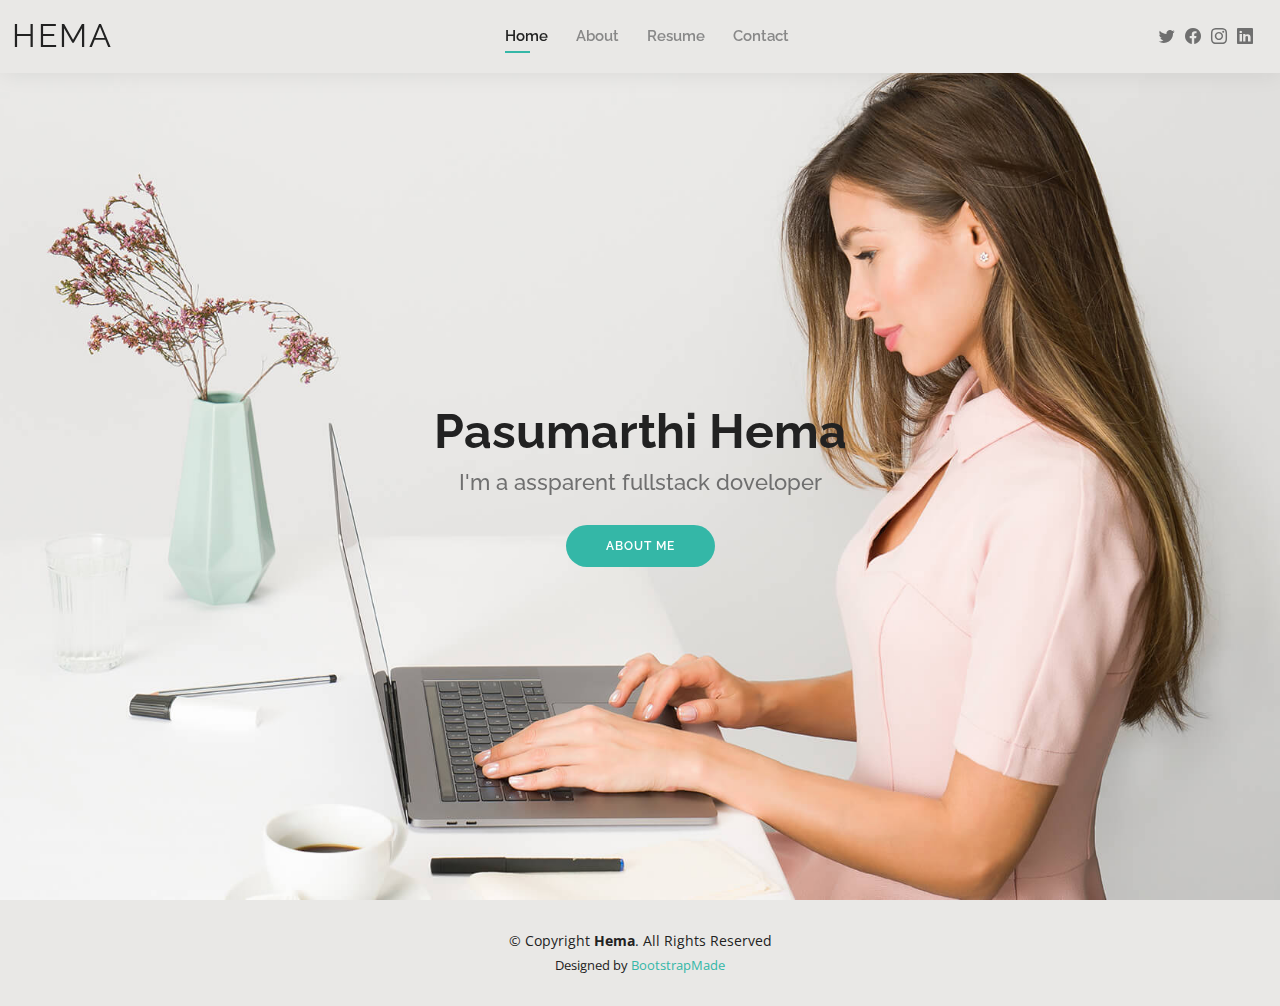
<file: Hema_portfolio/index.html>
<!DOCTYPE html>
<html lang="en">

<head>
  <meta charset="utf-8">
  <meta content="width=device-width, initial-scale=1.0" name="viewport">

  <title>Hema Bootstrap Template - Index</title>
  <meta content="" name="description">
  <meta content="" name="keywords">

  <!-- Favicons -->
  <link href="assets/img/favicon.png" rel="icon">
  <link href="assets/img/apple-touch-icon.png" rel="apple-touch-icon">

  <!-- Google Fonts -->
  <link href="https://fonts.googleapis.com/css?family=Open+Sans:300,300i,400,400i,600,600i,700,700i|Raleway:300,300i,400,400i,500,500i,600,600i,700,700i|Poppins:300,300i,400,400i,500,500i,600,600i,700,700i" rel="stylesheet">

  <!-- Vendor CSS Files -->
  <link href="assets/vendor/aos/aos.css" rel="stylesheet">
  <link href="assets/vendor/bootstrap/css/bootstrap.min.css" rel="stylesheet">
  <link href="assets/vendor/bootstrap-icons/bootstrap-icons.css" rel="stylesheet">
  <link href="assets/vendor/boxicons/css/boxicons.min.css" rel="stylesheet">
  <link href="assets/vendor/glightbox/css/glightbox.min.css" rel="stylesheet">
  <link href="assets/vendor/swiper/swiper-bundle.min.css" rel="stylesheet">

  <!-- Template Main CSS File -->
  <link href="assets/css/style.css" rel="stylesheet">

  <!-- =======================================================
  * Template Name: Kelly - v4.8.1
  * Template URL: https://bootstrapmade.com/kelly-free-bootstrap-cv-resume-html-template/
  * Author: BootstrapMade.com
  * License: https://bootstrapmade.com/license/
  ======================================================== -->
</head>

<body>

  <!-- ======= Header ======= -->
  <header id="header" class="fixed-top">
    <div class="container-fluid d-flex justify-content-between align-items-center">

      <h1 class="logo me-auto me-lg-0"><a href="index.html">HEMA</a></h1>
      <!-- Uncomment below if you prefer to use an image logo -->
      <!-- <a href="index.html" class="logo"><img src="assets/img/logo.png" alt="" class="img-fluid"></a>-->

      <nav id="navbar" class="navbar order-last order-lg-0">
        <ul>
          <li><a class="active" href="index.html">Home</a></li>
          <li><a href="about.html">About</a></li>
          <li><a href="resume.html">Resume</a></li>
          
          <li><a href="contact.html">Contact</a></li>
        </ul>
        <i class="bi bi-list mobile-nav-toggle"></i>
      </nav><!-- .navbar -->

      <div class="header-social-links">
        <a href="#" class="twitter"><i class="bi bi-twitter"></i></a>
        <a href="#" class="facebook"><i class="bi bi-facebook"></i></a>
        <a href="#" class="instagram"><i class="bi bi-instagram"></i></a>
        <a href="#" class="linkedin"><i class="bi bi-linkedin"></i></i></a>
      </div>

    </div>

  </header><!-- End Header -->

  <!-- ======= Hero Section ======= -->
  <section id="hero" class="d-flex align-items-center">
    <div class="container d-flex flex-column align-items-center" data-aos="zoom-in" data-aos-delay="100">
      <h1>Pasumarthi Hema</h1>
      <h2>I'm a assparent fullstack doveloper</h2>
      <a href="about.html" class="btn-about">About Me</a>
    </div>
  </section><!-- End Hero -->

  <!-- ======= Footer ======= -->
  <footer id="footer">
    <div class="container">
      <div class="copyright">
        &copy; Copyright <strong><span>Hema</span></strong>. All Rights Reserved
      </div>
      <div class="credits">
        <!-- All the links in the footer should remain intact. -->
        <!-- You can delete the links only if you purchased the pro version. -->
        <!-- Licensing information: https://bootstrapmade.com/license/ -->
        <!-- Purchase the pro version with working PHP/AJAX contact form: https://bootstrapmade.com/kelly-free-bootstrap-cv-resume-html-template/ -->
        Designed by <a href="https://bootstrapmade.com/">BootstrapMade</a>
      </div>
    </div>
  </footer><!-- End  Footer -->

  <div id="preloader"></div>
  <a href="#" class="back-to-top d-flex align-items-center justify-content-center"><i class="bi bi-arrow-up-short"></i></a>

  <!-- Vendor JS Files -->
  <script src="assets/vendor/purecounter/purecounter_vanilla.js"></script>
  <script src="assets/vendor/aos/aos.js"></script>
  <script src="assets/vendor/bootstrap/js/bootstrap.bundle.min.js"></script>
  <script src="assets/vendor/glightbox/js/glightbox.min.js"></script>
  <script src="assets/vendor/isotope-layout/isotope.pkgd.min.js"></script>
  <script src="assets/vendor/swiper/swiper-bundle.min.js"></script>
  <script src="assets/vendor/waypoints/noframework.waypoints.js"></script>
  <script src="assets/vendor/php-email-form/validate.js"></script>

  <!-- Template Main JS File -->
  <script src="assets/js/main.js"></script>

</body>

</html>
</file>
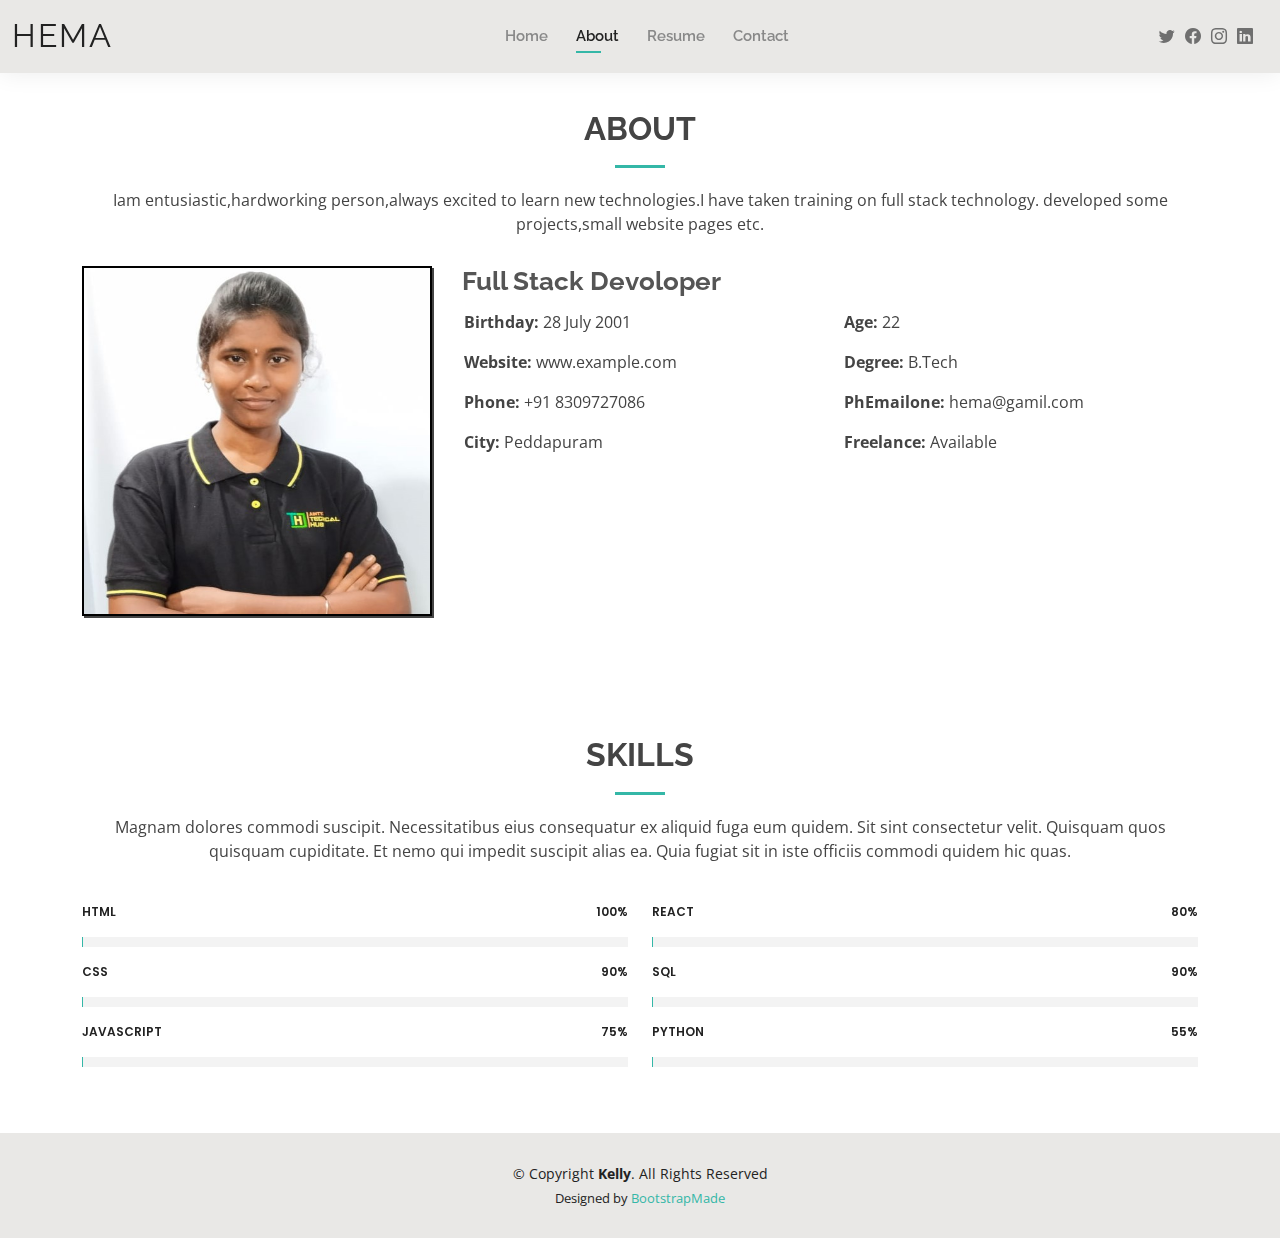
<file: Hema_portfolio/about.html>
<!DOCTYPE html>
<html lang="en">

<head>
  <meta charset="utf-8">
  <meta content="width=device-width, initial-scale=1.0" name="viewport">

  <title>About - Hema Bootstrap Template</title>
  <meta content="" name="description">
  <meta content="" name="keywords">

  <!-- Favicons -->
  <link href="assets/img/favicon.png" rel="icon">
  <link href="assets/img/apple-touch-icon.png" rel="apple-touch-icon">

  <!-- Google Fonts -->
  <link href="https://fonts.googleapis.com/css?family=Open+Sans:300,300i,400,400i,600,600i,700,700i|Raleway:300,300i,400,400i,500,500i,600,600i,700,700i|Poppins:300,300i,400,400i,500,500i,600,600i,700,700i" rel="stylesheet">

  <!-- Vendor CSS Files -->
  <link href="assets/vendor/aos/aos.css" rel="stylesheet">
  <link href="assets/vendor/bootstrap/css/bootstrap.min.css" rel="stylesheet">
  <link href="assets/vendor/bootstrap-icons/bootstrap-icons.css" rel="stylesheet">
  <link href="assets/vendor/boxicons/css/boxicons.min.css" rel="stylesheet">
  <link href="assets/vendor/glightbox/css/glightbox.min.css" rel="stylesheet">
  <link href="assets/vendor/swiper/swiper-bundle.min.css" rel="stylesheet">

  <!-- Template Main CSS File -->
  <link href="assets/css/style.css" rel="stylesheet">

  <!-- =======================================================
  * Template Name: Kelly - v4.8.1
  * Template URL: https://bootstrapmade.com/kelly-free-bootstrap-cv-resume-html-template/
  * Author: BootstrapMade.com
  * License: https://bootstrapmade.com/license/
  ======================================================== -->
</head>

<body>

  <!-- ======= Header ======= -->
  <header id="header" class="fixed-top">
    <div class="container-fluid d-flex justify-content-between align-items-center">

      <h1 class="logo me-auto me-lg-0"><a href="index.html">HEMA</a></h1>
      <!-- Uncomment below if you prefer to use an image logo -->
      <!-- <a href="index.html" class="logo"><img src="assets/img/logo.png" alt="" class="img-fluid"></a>-->

      <nav id="navbar" class="navbar order-last order-lg-0">
        <ul>
          <li><a href="index.html">Home</a></li>
          <li><a class="active" href="about.html">About</a></li>
          <li><a href="resume.html">Resume</a></li>
          
          <li><a href="contact.html">Contact</a></li>
        </ul>
        <i class="bi bi-list mobile-nav-toggle"></i>
      </nav><!-- .navbar -->

      <div class="header-social-links">
        <a href="#" class="twitter"><i class="bi bi-twitter"></i></a>
        <a href="#" class="facebook"><i class="bi bi-facebook"></i></a>
        <a href="#" class="instagram"><i class="bi bi-instagram"></i></a>
        <a href="#" class="linkedin"><i class="bi bi-linkedin"></i></i></a>
      </div>

    </div>

  </header><!-- End Header -->

  <main id="main">

    <!-- ======= About Section ======= -->
    <section id="about" class="about">
      <div class="container" data-aos="fade-up">

        <div class="section-title">
          <h2>About</h2>
          <p>Iam entusiastic,hardworking person,always excited to learn new technologies.I have taken training on full stack technology.
             developed some projects,small website pages etc. </p>
        </div>

        <div class="row">
          <div class="col-lg-4">
            <img src="assets/img/about.jpg" class="img-fluid" alt="">
          </div>
          <div class="col-lg-8 pt-4 pt-lg-0 content">
            <h3>Full Stack Devoloper</h3>
            
            <div class="row">
              <div class="col-lg-6">
                <ul>
                  <li><i class="bi bi-rounded-right"></i> <strong>Birthday:</strong> 28 July 2001</li>
                  <li><i class="bi bi-rounded-right"></i> <strong>Website:</strong> www.example.com</li>
                  <li><i class="bi bi-rounded-right"></i> <strong>Phone:</strong> +91 8309727086</li>
                  <li><i class="bi bi-rounded-right"></i> <strong>City:</strong> Peddapuram</li>
                </ul>
              </div>
              <div class="col-lg-6">
                <ul>
                  <li><i class="bi bi-rounded-right"></i> <strong>Age:</strong> 22</li>
                  <li><i class="bi bi-rounded-right"></i> <strong>Degree:</strong> B.Tech</li>
                  <li><i class="bi bi-rounded-right"></i> <strong>PhEmailone:</strong> hema@gamil.com</li>
                  <li><i class="bi bi-rounded-right"></i> <strong>Freelance:</strong> Available</li>
                </ul>
              </div>
            </div>
            
          </div>
        </div>

      </div>
    </section><!-- End About Section -->

    <!-- ======= Skills Section ======= -->
    <section id="skills" class="skills">
      <div class="container" data-aos="fade-up">

        <div class="section-title">
          <h2>Skills</h2>
          <p>Magnam dolores commodi suscipit. Necessitatibus eius consequatur ex aliquid fuga eum quidem. Sit sint consectetur velit. Quisquam quos quisquam cupiditate. Et nemo qui impedit suscipit alias ea. Quia fugiat sit in iste officiis commodi quidem hic quas.</p>
        </div>

        <div class="row skills-content">

          <div class="col-lg-6">

            <div class="progress">
              <span class="skill">HTML <i class="val">100%</i></span>
              <div class="progress-bar-wrap">
                <div class="progress-bar" role="progressbar" aria-valuenow="100" aria-valuemin="0" aria-valuemax="100"></div>
              </div>
            </div>

            <div class="progress">
              <span class="skill">CSS <i class="val">90%</i></span>
              <div class="progress-bar-wrap">
                <div class="progress-bar" role="progressbar" aria-valuenow="90" aria-valuemin="0" aria-valuemax="100"></div>
              </div>
            </div>

            <div class="progress">
              <span class="skill">JavaScript <i class="val">75%</i></span>
              <div class="progress-bar-wrap">
                <div class="progress-bar" role="progressbar" aria-valuenow="75" aria-valuemin="0" aria-valuemax="100"></div>
              </div>
            </div>

          </div>

          <div class="col-lg-6">

            <div class="progress">
              <span class="skill">react <i class="val">80%</i></span>
              <div class="progress-bar-wrap">
                <div class="progress-bar" role="progressbar" aria-valuenow="80" aria-valuemin="0" aria-valuemax="100"></div>
              </div>
            </div>

            <div class="progress">
              <span class="skill">sql<i class="val">90%</i></span>
              <div class="progress-bar-wrap">
                <div class="progress-bar" role="progressbar" aria-valuenow="90" aria-valuemin="0" aria-valuemax="100"></div>
              </div>
            </div>

            <div class="progress">
              <span class="skill">Python <i class="val">55%</i></span>
              <div class="progress-bar-wrap">
                <div class="progress-bar" role="progressbar" aria-valuenow="55" aria-valuemin="0" aria-valuemax="100"></div>
              </div>
            </div>

          </div>

        </div>

      </div>
    </section><!-- End Skills Section -->

    
    

  </main><!-- End #main -->

  <!-- ======= Footer ======= -->
  <footer id="footer">
    <div class="container">
      <div class="copyright">
        &copy; Copyright <strong><span>Kelly</span></strong>. All Rights Reserved
      </div>
      <div class="credits">
        <!-- All the links in the footer should remain intact. -->
        <!-- You can delete the links only if you purchased the pro version. -->
        <!-- Licensing information: https://bootstrapmade.com/license/ -->
        <!-- Purchase the pro version with working PHP/AJAX contact form: https://bootstrapmade.com/kelly-free-bootstrap-cv-resume-html-template/ -->
        Designed by <a href="https://bootstrapmade.com/">BootstrapMade</a>
      </div>
    </div>
  </footer><!-- End  Footer -->

  <div id="preloader"></div>
  <a href="#" class="back-to-top d-flex align-items-center justify-content-center"><i class="bi bi-arrow-up-short"></i></a>

  <!-- Vendor JS Files -->
  <script src="assets/vendor/purecounter/purecounter_vanilla.js"></script>
  <script src="assets/vendor/aos/aos.js"></script>
  <script src="assets/vendor/bootstrap/js/bootstrap.bundle.min.js"></script>
  <script src="assets/vendor/glightbox/js/glightbox.min.js"></script>
  <script src="assets/vendor/isotope-layout/isotope.pkgd.min.js"></script>
  <script src="assets/vendor/swiper/swiper-bundle.min.js"></script>
  <script src="assets/vendor/waypoints/noframework.waypoints.js"></script>
  <script src="assets/vendor/php-email-form/validate.js"></script>

  <!-- Template Main JS File -->
  <script src="assets/js/main.js"></script>

</body>

</html>
</file>
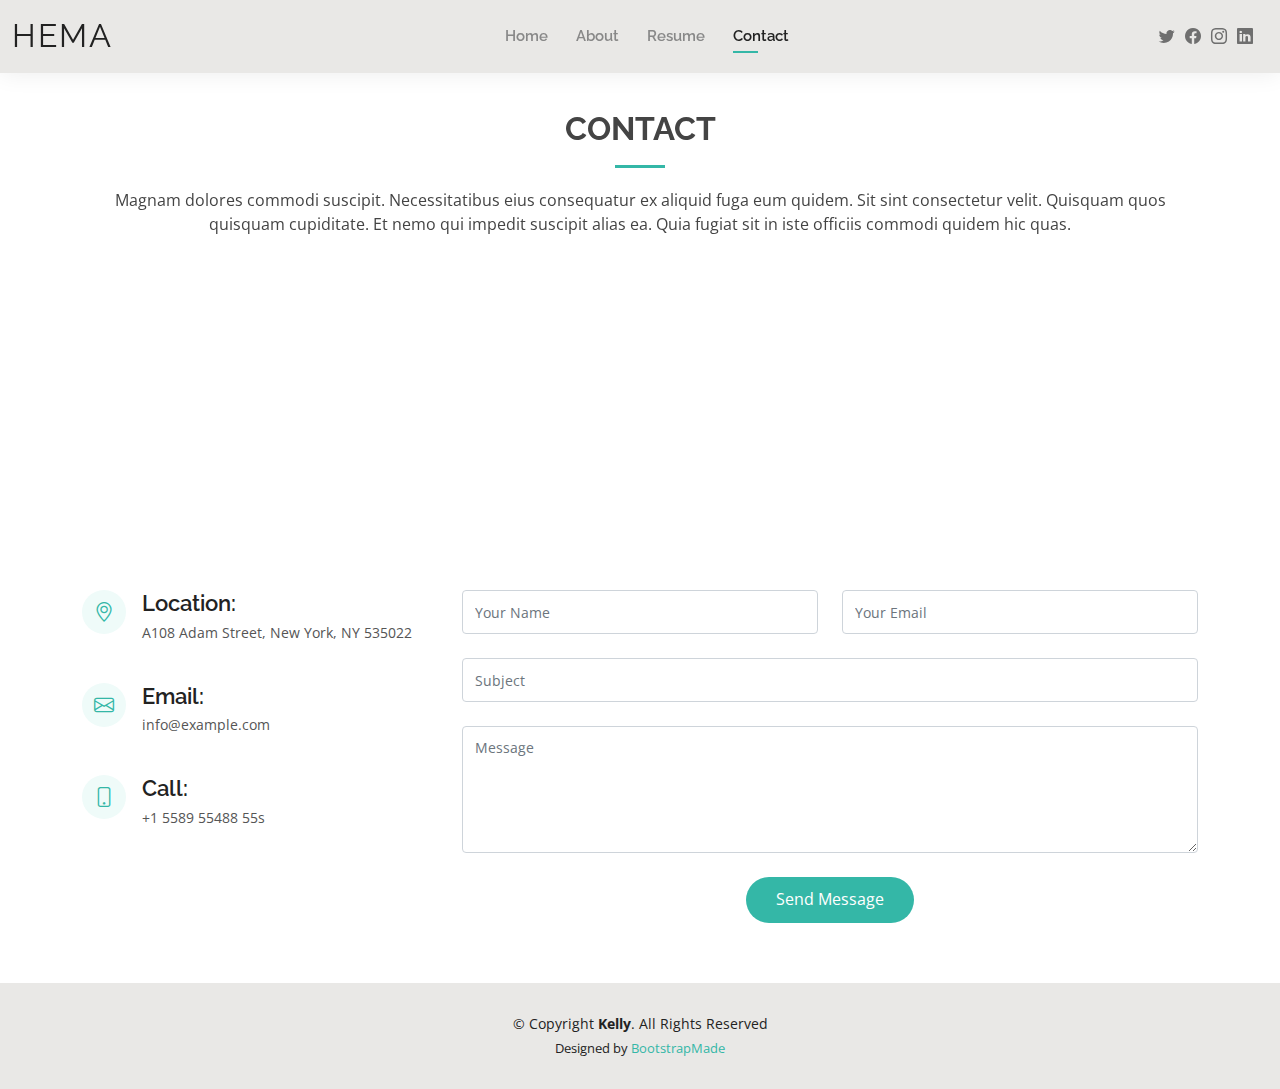
<file: Hema_portfolio/contact.html>
<!DOCTYPE html>
<html lang="en">

<head>
  <meta charset="utf-8">
  <meta content="width=device-width, initial-scale=1.0" name="viewport">

  <title>Contact - Hema portfolio</title>
  <meta content="" name="description">
  <meta content="" name="keywords">

  <!-- Favicons -->
  <link href="assets/img/favicon.png" rel="icon">
  <link href="assets/img/apple-touch-icon.png" rel="apple-touch-icon">

  <!-- Google Fonts -->
  <link href="https://fonts.googleapis.com/css?family=Open+Sans:300,300i,400,400i,600,600i,700,700i|Raleway:300,300i,400,400i,500,500i,600,600i,700,700i|Poppins:300,300i,400,400i,500,500i,600,600i,700,700i" rel="stylesheet">

  <!-- Vendor CSS Files -->
  <link href="assets/vendor/aos/aos.css" rel="stylesheet">
  <link href="assets/vendor/bootstrap/css/bootstrap.min.css" rel="stylesheet">
  <link href="assets/vendor/bootstrap-icons/bootstrap-icons.css" rel="stylesheet">
  <link href="assets/vendor/boxicons/css/boxicons.min.css" rel="stylesheet">
  <link href="assets/vendor/glightbox/css/glightbox.min.css" rel="stylesheet">
  <link href="assets/vendor/swiper/swiper-bundle.min.css" rel="stylesheet">

  <!-- Template Main CSS File -->
  <link href="assets/css/style.css" rel="stylesheet">

  <!-- =======================================================
  * Template Name: Kelly - v4.8.1
  * Template URL: https://bootstrapmade.com/kelly-free-bootstrap-cv-resume-html-template/
  * Author: BootstrapMade.com
  * License: https://bootstrapmade.com/license/
  ======================================================== -->
</head>

<body>

  <!-- ======= Header ======= -->
  <header id="header" class="fixed-top">
    <div class="container-fluid d-flex justify-content-between align-items-center">

      <h1 class="logo me-auto me-lg-0"><a href="index.html">HEMA</a></h1>
      <!-- Uncomment below if you prefer to use an image logo -->
      <!-- <a href="index.html" class="logo"><img src="assets/img/logo.png" alt="" class="img-fluid"></a>-->

      <nav id="navbar" class="navbar order-last order-lg-0">
        <ul>
          <li><a href="index.html">Home</a></li>
          <li><a href="about.html">About</a></li>
          <li><a href="resume.html">Resume</a></li>
          
          <li><a class="active" href="contact.html">Contact</a></li>
        </ul>
        <i class="bi bi-list mobile-nav-toggle"></i>
      </nav><!-- .navbar -->

      <div class="header-social-links">
        <a href="#" class="twitter"><i class="bi bi-twitter"></i></a>
        <a href="#" class="facebook"><i class="bi bi-facebook"></i></a>
        <a href="#" class="instagram"><i class="bi bi-instagram"></i></a>
        <a href="#" class="linkedin"><i class="bi bi-linkedin"></i></i></a>
      </div>

    </div>

  </header><!-- End Header -->

  <main id="main">

    <!-- ======= Contact Section ======= -->
    <section id="contact" class="contact">
      <div class="container" data-aos="fade-up">

        <div class="section-title">
          <h2>Contact</h2>
          <p>Magnam dolores commodi suscipit. Necessitatibus eius consequatur ex aliquid fuga eum quidem. Sit sint consectetur velit. Quisquam quos quisquam cupiditate. Et nemo qui impedit suscipit alias ea. Quia fugiat sit in iste officiis commodi quidem hic quas.</p>
        </div>

        <div>
          <iframe style="border:0; width: 100%; height: 270px;" src="https://www.google.com/maps/embed?pb=!1m14!1m8!1m3!1d12097.433213460943!2d-74.0062269!3d40.7101282!3m2!1i1024!2i768!4f13.1!3m3!1m2!1s0x0%3A0xb89d1fe6bc499443!2sDowntown+Conference+Center!5e0!3m2!1smk!2sbg!4v1539943755621" frameborder="0" allowfullscreen></iframe>
        </div>

        <div class="row mt-5">

          <div class="col-lg-4">
            <div class="info">
              <div class="address">
                <i class="bi bi-geo-alt"></i>
                <h4>Location:</h4>
                <p>A108 Adam Street, New York, NY 535022</p>
              </div>

              <div class="email">
                <i class="bi bi-envelope"></i>
                <h4>Email:</h4>
                <p>info@example.com</p>
              </div>

              <div class="phone">
                <i class="bi bi-phone"></i>
                <h4>Call:</h4>
                <p>+1 5589 55488 55s</p>
              </div>

            </div>

          </div>

          <div class="col-lg-8 mt-5 mt-lg-0">

            <form action="forms/contact.php" method="post" role="form" class="php-email-form">
              <div class="row">
                <div class="col-md-6 form-group">
                  <input type="text" name="name" class="form-control" id="name" placeholder="Your Name" required>
                </div>
                <div class="col-md-6 form-group mt-3 mt-md-0">
                  <input type="email" class="form-control" name="email" id="email" placeholder="Your Email" required>
                </div>
              </div>
              <div class="form-group mt-3">
                <input type="text" class="form-control" name="subject" id="subject" placeholder="Subject" required>
              </div>
              <div class="form-group mt-3">
                <textarea class="form-control" name="message" rows="5" placeholder="Message" required></textarea>
              </div>
              <div class="my-3">
                <div class="loading">Loading</div>
                <div class="error-message">some thing going wrong</div>
                <div class="sent-message">Your message has been sent. Thank you!</div>
              </div>
              <div class="text-center"><button type="submit">Send Message</button></div>
            </form>

          </div>

        </div>

      </div>
    </section><!-- End Contact Section -->

  </main><!-- End #main -->

  <!-- ======= Footer ======= -->
  <footer id="footer">
    <div class="container">
      <div class="copyright">
        &copy; Copyright <strong><span>Kelly</span></strong>. All Rights Reserved
      </div>
      <div class="credits">
        <!-- All the links in the footer should remain intact. -->
        <!-- You can delete the links only if you purchased the pro version. -->
        <!-- Licensing information: https://bootstrapmade.com/license/ -->
        <!-- Purchase the pro version with working PHP/AJAX contact form: https://bootstrapmade.com/kelly-free-bootstrap-cv-resume-html-template/ -->
        Designed by <a href="https://bootstrapmade.com/">BootstrapMade</a>
      </div>
    </div>
  </footer><!-- End  Footer -->

  <div id="preloader"></div>
  <a href="#" class="back-to-top d-flex align-items-center justify-content-center"><i class="bi bi-arrow-up-short"></i></a>

  <!-- Vendor JS Files -->
  <script src="assets/vendor/purecounter/purecounter_vanilla.js"></script>
  <script src="assets/vendor/aos/aos.js"></script>
  <script src="assets/vendor/bootstrap/js/bootstrap.bundle.min.js"></script>
  <script src="assets/vendor/glightbox/js/glightbox.min.js"></script>
  <script src="assets/vendor/isotope-layout/isotope.pkgd.min.js"></script>
  <script src="assets/vendor/swiper/swiper-bundle.min.js"></script>
  <script src="assets/vendor/waypoints/noframework.waypoints.js"></script>
  <script src="assets/vendor/php-email-form/validate.js"></script>

  <!-- Template Main JS File -->
  <script src="assets/js/main.js"></script>

</body>

</html>
</file>
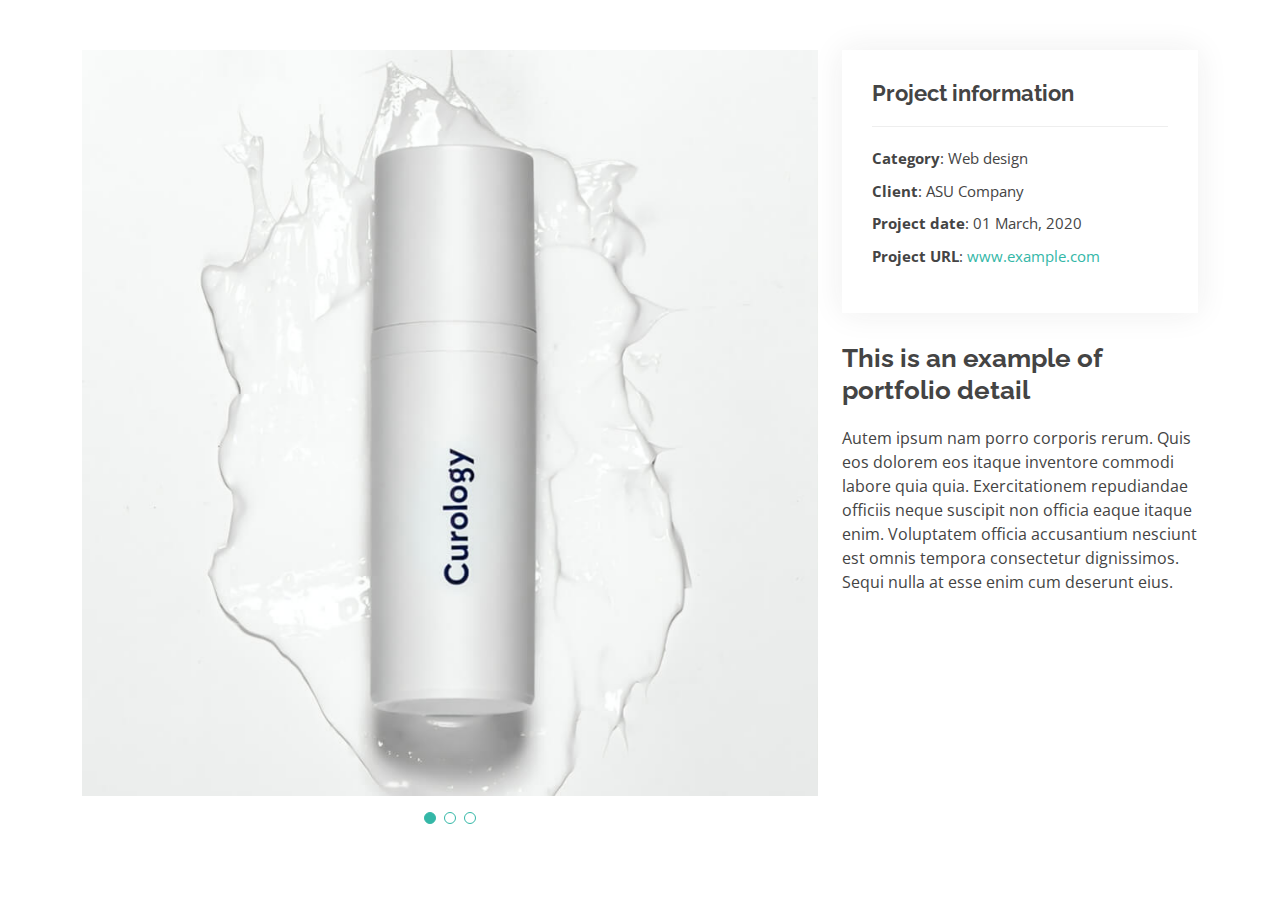
<file: Hema_portfolio/portfolio-details.html>
<!DOCTYPE html>
<html lang="en">

<head>
  <meta charset="utf-8">
  <meta content="width=device-width, initial-scale=1.0" name="viewport">

  <title>Portfolio Details - Kelly Bootstrap Template</title>
  <meta content="" name="description">
  <meta content="" name="keywords">

  <!-- Favicons -->
  <link href="assets/img/favicon.png" rel="icon">
  <link href="assets/img/apple-touch-icon.png" rel="apple-touch-icon">

  <!-- Google Fonts -->
  <link href="https://fonts.googleapis.com/css?family=Open+Sans:300,300i,400,400i,600,600i,700,700i|Raleway:300,300i,400,400i,500,500i,600,600i,700,700i|Poppins:300,300i,400,400i,500,500i,600,600i,700,700i" rel="stylesheet">

  <!-- Vendor CSS Files -->
  <link href="assets/vendor/aos/aos.css" rel="stylesheet">
  <link href="assets/vendor/bootstrap/css/bootstrap.min.css" rel="stylesheet">
  <link href="assets/vendor/bootstrap-icons/bootstrap-icons.css" rel="stylesheet">
  <link href="assets/vendor/boxicons/css/boxicons.min.css" rel="stylesheet">
  <link href="assets/vendor/glightbox/css/glightbox.min.css" rel="stylesheet">
  <link href="assets/vendor/swiper/swiper-bundle.min.css" rel="stylesheet">

  <!-- Template Main CSS File -->
  <link href="assets/css/style.css" rel="stylesheet">

  <!-- =======================================================
  * Template Name: Kelly - v4.8.1
  * Template URL: https://bootstrapmade.com/kelly-free-bootstrap-cv-resume-html-template/
  * Author: BootstrapMade.com
  * License: https://bootstrapmade.com/license/
  ======================================================== -->
</head>

<body>

  <main id="main">

    <!-- ======= Portfolio Details Section ======= -->
    <section id="portfolio-details" class="portfolio-details">
      <div class="container">

        <div class="row gy-4">

          <div class="col-lg-8">
            <div class="portfolio-details-slider swiper">
              <div class="swiper-wrapper align-items-center">

                <div class="swiper-slide">
                  <img src="assets/img/portfolio/portfolio-1.jpg" alt="">
                </div>

                <div class="swiper-slide">
                  <img src="assets/img/portfolio/portfolio-2.jpg" alt="">
                </div>

                <div class="swiper-slide">
                  <img src="assets/img/portfolio/portfolio-3.jpg" alt="">
                </div>

              </div>
              <div class="swiper-pagination"></div>
            </div>
          </div>

          <div class="col-lg-4">
            <div class="portfolio-info">
              <h3>Project information</h3>
              <ul>
                <li><strong>Category</strong>: Web design</li>
                <li><strong>Client</strong>: ASU Company</li>
                <li><strong>Project date</strong>: 01 March, 2020</li>
                <li><strong>Project URL</strong>: <a href="#">www.example.com</a></li>
              </ul>
            </div>
            <div class="portfolio-description">
              <h2>This is an example of portfolio detail</h2>
              <p>
                Autem ipsum nam porro corporis rerum. Quis eos dolorem eos itaque inventore commodi labore quia quia. Exercitationem repudiandae officiis neque suscipit non officia eaque itaque enim. Voluptatem officia accusantium nesciunt est omnis tempora consectetur dignissimos. Sequi nulla at esse enim cum deserunt eius.
              </p>
            </div>
          </div>

        </div>

      </div>
    </section><!-- End Portfolio Details Section -->

  </main><!-- End #main -->

  <div id="preloader"></div>
  <a href="#" class="back-to-top d-flex align-items-center justify-content-center"><i class="bi bi-arrow-up-short"></i></a>

  <!-- Vendor JS Files -->
  <script src="assets/vendor/purecounter/purecounter_vanilla.js"></script>
  <script src="assets/vendor/aos/aos.js"></script>
  <script src="assets/vendor/bootstrap/js/bootstrap.bundle.min.js"></script>
  <script src="assets/vendor/glightbox/js/glightbox.min.js"></script>
  <script src="assets/vendor/isotope-layout/isotope.pkgd.min.js"></script>
  <script src="assets/vendor/swiper/swiper-bundle.min.js"></script>
  <script src="assets/vendor/waypoints/noframework.waypoints.js"></script>
  <script src="assets/vendor/php-email-form/validate.js"></script>

  <!-- Template Main JS File -->
  <script src="assets/js/main.js"></script>

</body>

</html>
</file>
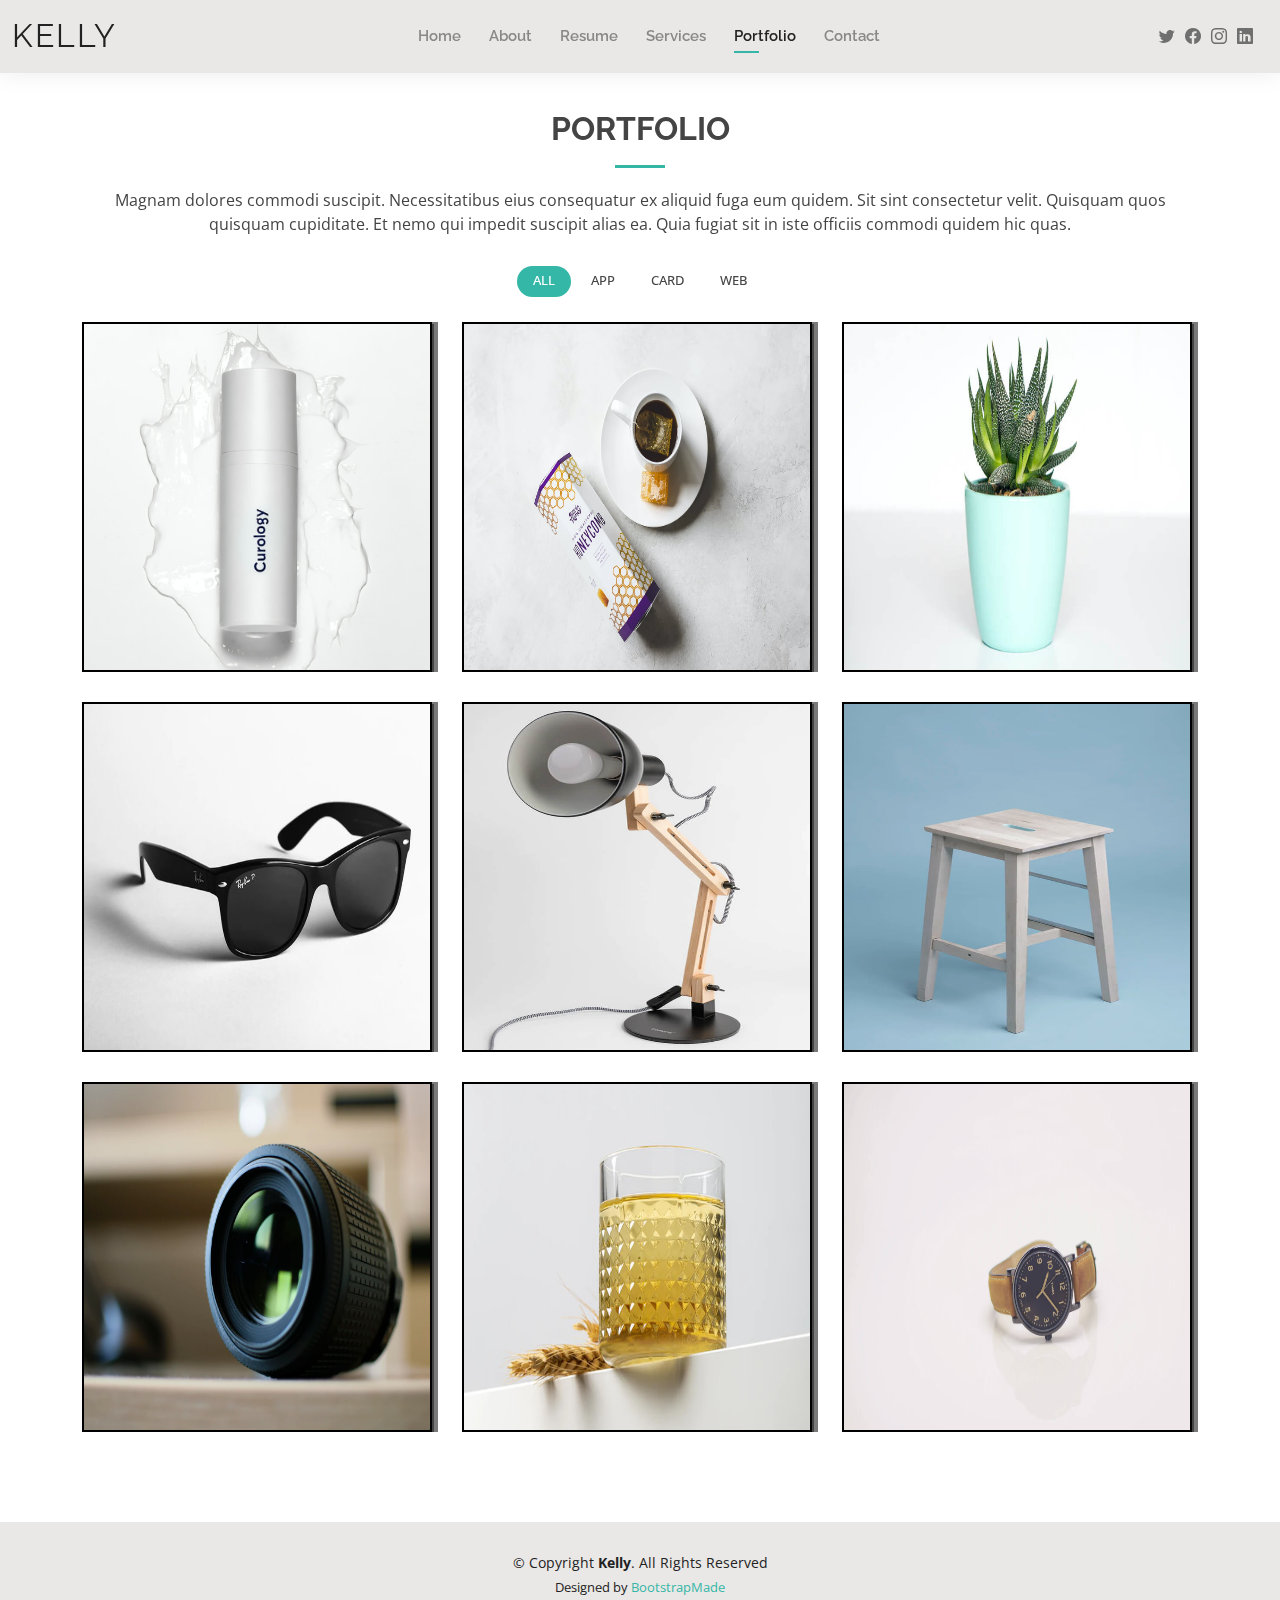
<file: Hema_portfolio/portfolio.html>
<!DOCTYPE html>
<html lang="en">

<head>
  <meta charset="utf-8">
  <meta content="width=device-width, initial-scale=1.0" name="viewport">

  <title>Portfolio - Kelly Bootstrap Template</title>
  <meta content="" name="description">
  <meta content="" name="keywords">

  <!-- Favicons -->
  <link href="assets/img/favicon.png" rel="icon">
  <link href="assets/img/apple-touch-icon.png" rel="apple-touch-icon">

  <!-- Google Fonts -->
  <link href="https://fonts.googleapis.com/css?family=Open+Sans:300,300i,400,400i,600,600i,700,700i|Raleway:300,300i,400,400i,500,500i,600,600i,700,700i|Poppins:300,300i,400,400i,500,500i,600,600i,700,700i" rel="stylesheet">

  <!-- Vendor CSS Files -->
  <link href="assets/vendor/aos/aos.css" rel="stylesheet">
  <link href="assets/vendor/bootstrap/css/bootstrap.min.css" rel="stylesheet">
  <link href="assets/vendor/bootstrap-icons/bootstrap-icons.css" rel="stylesheet">
  <link href="assets/vendor/boxicons/css/boxicons.min.css" rel="stylesheet">
  <link href="assets/vendor/glightbox/css/glightbox.min.css" rel="stylesheet">
  <link href="assets/vendor/swiper/swiper-bundle.min.css" rel="stylesheet">

  <!-- Template Main CSS File -->
  <link href="assets/css/style.css" rel="stylesheet">

  <!-- =======================================================
  * Template Name: Kelly - v4.8.1
  * Template URL: https://bootstrapmade.com/kelly-free-bootstrap-cv-resume-html-template/
  * Author: BootstrapMade.com
  * License: https://bootstrapmade.com/license/
  ======================================================== -->
</head>

<body>

  <!-- ======= Header ======= -->
  <header id="header" class="fixed-top">
    <div class="container-fluid d-flex justify-content-between align-items-center">

      <h1 class="logo me-auto me-lg-0"><a href="index.html">Kelly</a></h1>
      <!-- Uncomment below if you prefer to use an image logo -->
      <!-- <a href="index.html" class="logo"><img src="assets/img/logo.png" alt="" class="img-fluid"></a>-->

      <nav id="navbar" class="navbar order-last order-lg-0">
        <ul>
          <li><a href="index.html">Home</a></li>
          <li><a href="about.html">About</a></li>
          <li><a href="resume.html">Resume</a></li>
          <li><a href="services.html">Services</a></li>
          <li><a class="active" href="portfolio.html">Portfolio</a></li>
          <li><a href="contact.html">Contact</a></li>
        </ul>
        <i class="bi bi-list mobile-nav-toggle"></i>
      </nav><!-- .navbar -->

      <div class="header-social-links">
        <a href="#" class="twitter"><i class="bi bi-twitter"></i></a>
        <a href="#" class="facebook"><i class="bi bi-facebook"></i></a>
        <a href="#" class="instagram"><i class="bi bi-instagram"></i></a>
        <a href="#" class="linkedin"><i class="bi bi-linkedin"></i></i></a>
      </div>

    </div>

  </header><!-- End Header -->

  <main id="main">

    <!-- ======= Portfolio Section ======= -->
    <section id="portfolio" class="portfolio">
      <div class="container" data-aos="fade-up">

        <div class="section-title">
          <h2>Portfolio</h2>
          <p>Magnam dolores commodi suscipit. Necessitatibus eius consequatur ex aliquid fuga eum quidem. Sit sint consectetur velit. Quisquam quos quisquam cupiditate. Et nemo qui impedit suscipit alias ea. Quia fugiat sit in iste officiis commodi quidem hic quas.</p>
        </div>

        <div class="row" data-aos="fade-up" data-aos-delay="100">
          <div class="col-lg-12 d-flex justify-content-center">
            <ul id="portfolio-flters">
              <li data-filter="*" class="filter-active">All</li>
              <li data-filter=".filter-app">App</li>
              <li data-filter=".filter-card">Card</li>
              <li data-filter=".filter-web">Web</li>
            </ul>
          </div>
        </div>

        <div class="row portfolio-container" data-aos="fade-up" data-aos-delay="200">

          <div class="col-lg-4 col-md-6 portfolio-item filter-app">
            <div class="portfolio-wrap">
              <img src="assets/img/portfolio/portfolio-1.jpg" class="img-fluid" alt="">
              <div class="portfolio-info">
                <h4>App 1</h4>
                <p>App</p>
                <div class="portfolio-links">
                  <a href="assets/img/portfolio/portfolio-1.jpg" data-gallery="portfolioGallery" class="portfolio-lightbox" title="App 1"><i class="bx bx-plus"></i></a>
                  <a href="portfolio-details.html" class="portfolio-details-lightbox" data-glightbox="type: external" title="Portfolio Details"><i class="bx bx-link"></i></a>
                </div>
              </div>
            </div>
          </div>

          <div class="col-lg-4 col-md-6 portfolio-item filter-web">
            <div class="portfolio-wrap">
              <img src="assets/img/portfolio/portfolio-2.jpg" class="img-fluid" alt="">
              <div class="portfolio-info">
                <h4>Web 3</h4>
                <p>Web</p>
                <div class="portfolio-links">
                  <a href="assets/img/portfolio/portfolio-2.jpg" data-gallery="portfolioGallery" class="portfolio-lightbox" title="Web 3"><i class="bx bx-plus"></i></a>
                  <a href="portfolio-details.html" class="portfolio-details-lightbox" data-glightbox="type: external" title="Portfolio Details"><i class="bx bx-link"></i></a>
                </div>
              </div>
            </div>
          </div>

          <div class="col-lg-4 col-md-6 portfolio-item filter-app">
            <div class="portfolio-wrap">
              <img src="assets/img/portfolio/portfolio-3.jpg" class="img-fluid" alt="">
              <div class="portfolio-info">
                <h4>App 2</h4>
                <p>App</p>
                <div class="portfolio-links">
                  <a href="assets/img/portfolio/portfolio-3.jpg" data-gallery="portfolioGallery" class="portfolio-lightbox" title="App 2"><i class="bx bx-plus"></i></a>
                  <a href="portfolio-details.html" class="portfolio-details-lightbox" data-glightbox="type: external" title="Portfolio Details"><i class="bx bx-link"></i></a>
                </div>
              </div>
            </div>
          </div>

          <div class="col-lg-4 col-md-6 portfolio-item filter-card">
            <div class="portfolio-wrap">
              <img src="assets/img/portfolio/portfolio-4.jpg" class="img-fluid" alt="">
              <div class="portfolio-info">
                <h4>Card 2</h4>
                <p>Card</p>
                <div class="portfolio-links">
                  <a href="assets/img/portfolio/portfolio-4.jpg" data-gallery="portfolioGallery" class="portfolio-lightbox" title="Card 2"><i class="bx bx-plus"></i></a>
                  <a href="portfolio-details.html" class="portfolio-details-lightbox" data-glightbox="type: external" title="Portfolio Details"><i class="bx bx-link"></i></a>
                </div>
              </div>
            </div>
          </div>

          <div class="col-lg-4 col-md-6 portfolio-item filter-web">
            <div class="portfolio-wrap">
              <img src="assets/img/portfolio/portfolio-5.jpg" class="img-fluid" alt="">
              <div class="portfolio-info">
                <h4>Web 2</h4>
                <p>Web</p>
                <div class="portfolio-links">
                  <a href="assets/img/portfolio/portfolio-5.jpg" data-gallery="portfolioGallery" class="portfolio-lightbox" title="Web 2"><i class="bx bx-plus"></i></a>
                  <a href="portfolio-details.html" class="portfolio-details-lightbox" data-glightbox="type: external" title="Portfolio Details"><i class="bx bx-link"></i></a>
                </div>
              </div>
            </div>
          </div>

          <div class="col-lg-4 col-md-6 portfolio-item filter-app">
            <div class="portfolio-wrap">
              <img src="assets/img/portfolio/portfolio-6.jpg" class="img-fluid" alt="">
              <div class="portfolio-info">
                <h4>App 3</h4>
                <p>App</p>
                <div class="portfolio-links">
                  <a href="assets/img/portfolio/portfolio-6.jpg" data-gallery="portfolioGallery" class="portfolio-lightbox" title="App 3"><i class="bx bx-plus"></i></a>
                  <a href="portfolio-details.html" class="portfolio-details-lightbox" data-glightbox="type: external" title="Portfolio Details"><i class="bx bx-link"></i></a>
                </div>
              </div>
            </div>
          </div>

          <div class="col-lg-4 col-md-6 portfolio-item filter-card">
            <div class="portfolio-wrap">
              <img src="assets/img/portfolio/portfolio-7.jpg" class="img-fluid" alt="">
              <div class="portfolio-info">
                <h4>Card 1</h4>
                <p>Card</p>
                <div class="portfolio-links">
                  <a href="assets/img/portfolio/portfolio-7.jpg" data-gallery="portfolioGallery" class="portfolio-lightbox" title="Card 1"><i class="bx bx-plus"></i></a>
                  <a href="portfolio-details.html" class="portfolio-details-lightbox" data-glightbox="type: external" title="Portfolio Details"><i class="bx bx-link"></i></a>
                </div>
              </div>
            </div>
          </div>

          <div class="col-lg-4 col-md-6 portfolio-item filter-card">
            <div class="portfolio-wrap">
              <img src="assets/img/portfolio/portfolio-8.jpg" class="img-fluid" alt="">
              <div class="portfolio-info">
                <h4>Card 3</h4>
                <p>Card</p>
                <div class="portfolio-links">
                  <a href="assets/img/portfolio/portfolio-8.jpg" data-gallery="portfolioGallery" class="portfolio-lightbox" title="Card 3"><i class="bx bx-plus"></i></a>
                  <a href="portfolio-details.html" class="portfolio-details-lightbox" data-glightbox="type: external" title="Portfolio Details"><i class="bx bx-link"></i></a>
                </div>
              </div>
            </div>
          </div>

          <div class="col-lg-4 col-md-6 portfolio-item filter-web">
            <div class="portfolio-wrap">
              <img src="assets/img/portfolio/portfolio-9.jpg" class="img-fluid" alt="">
              <div class="portfolio-info">
                <h4>Web 3</h4>
                <p>Web</p>
                <div class="portfolio-links">
                  <a href="assets/img/portfolio/portfolio-9.jpg" data-gallery="portfolioGallery" class="portfolio-lightbox" title="Web 3"><i class="bx bx-plus"></i></a>
                  <a href="portfolio-details.html" class="portfolio-details-lightbox" data-glightbox="type: external" title="Portfolio Details"><i class="bx bx-link"></i></a>
                </div>
              </div>
            </div>
          </div>

        </div>

      </div>
    </section><!-- End Portfolio Section -->

  </main><!-- End #main -->

  <!-- ======= Footer ======= -->
  <footer id="footer">
    <div class="container">
      <div class="copyright">
        &copy; Copyright <strong><span>Kelly</span></strong>. All Rights Reserved
      </div>
      <div class="credits">
        <!-- All the links in the footer should remain intact. -->
        <!-- You can delete the links only if you purchased the pro version. -->
        <!-- Licensing information: https://bootstrapmade.com/license/ -->
        <!-- Purchase the pro version with working PHP/AJAX contact form: https://bootstrapmade.com/kelly-free-bootstrap-cv-resume-html-template/ -->
        Designed by <a href="https://bootstrapmade.com/">BootstrapMade</a>
      </div>
    </div>
  </footer><!-- End  Footer -->

  <div id="preloader"></div>
  <a href="#" class="back-to-top d-flex align-items-center justify-content-center"><i class="bi bi-arrow-up-short"></i></a>

  <!-- Vendor JS Files -->
  <script src="assets/vendor/purecounter/purecounter_vanilla.js"></script>
  <script src="assets/vendor/aos/aos.js"></script>
  <script src="assets/vendor/bootstrap/js/bootstrap.bundle.min.js"></script>
  <script src="assets/vendor/glightbox/js/glightbox.min.js"></script>
  <script src="assets/vendor/isotope-layout/isotope.pkgd.min.js"></script>
  <script src="assets/vendor/swiper/swiper-bundle.min.js"></script>
  <script src="assets/vendor/waypoints/noframework.waypoints.js"></script>
  <script src="assets/vendor/php-email-form/validate.js"></script>

  <!-- Template Main JS File -->
  <script src="assets/js/main.js"></script>

</body>

</html>
</file>
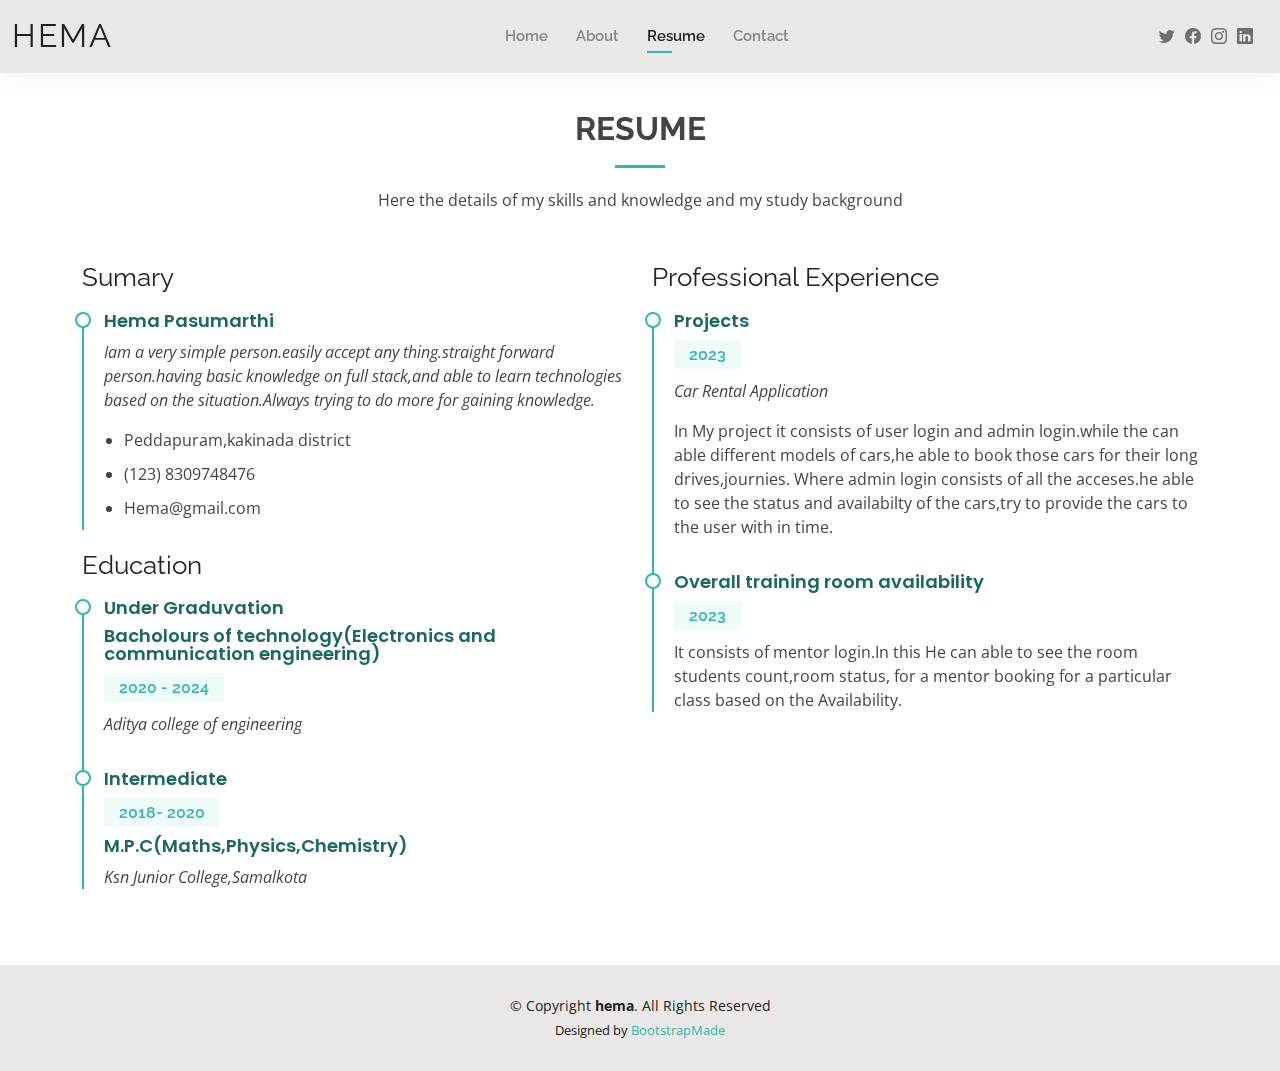
<file: Hema_portfolio/resume.html>
<!DOCTYPE html>
<html lang="en">

<head>
  <meta charset="utf-8">
  <meta content="width=device-width, initial-scale=1.0" name="viewport">

  <title>Resume - Kelly Bootstrap Template</title>
  <meta content="" name="description">
  <meta content="" name="keywords">

  <!-- Favicons -->
  <link href="assets/img/favicon.png" rel="icon">
  <link href="assets/img/apple-touch-icon.png" rel="apple-touch-icon">

  <!-- Google Fonts -->
  <link href="https://fonts.googleapis.com/css?family=Open+Sans:300,300i,400,400i,600,600i,700,700i|Raleway:300,300i,400,400i,500,500i,600,600i,700,700i|Poppins:300,300i,400,400i,500,500i,600,600i,700,700i" rel="stylesheet">

  <!-- Vendor CSS Files -->
  <link href="assets/vendor/aos/aos.css" rel="stylesheet">
  <link href="assets/vendor/bootstrap/css/bootstrap.min.css" rel="stylesheet">
  <link href="assets/vendor/bootstrap-icons/bootstrap-icons.css" rel="stylesheet">
  <link href="assets/vendor/boxicons/css/boxicons.min.css" rel="stylesheet">
  <link href="assets/vendor/glightbox/css/glightbox.min.css" rel="stylesheet">
  <link href="assets/vendor/swiper/swiper-bundle.min.css" rel="stylesheet">

  <!-- Template Main CSS File -->
  <link href="assets/css/style.css" rel="stylesheet">

  <!-- =======================================================
  * Template Name: Kelly - v4.8.1
  * Template URL: https://bootstrapmade.com/kelly-free-bootstrap-cv-resume-html-template/
  * Author: BootstrapMade.com
  * License: https://bootstrapmade.com/license/
  ======================================================== -->
</head>

<body>

  <!-- ======= Header ======= -->
  <header id="header" class="fixed-top">
    <div class="container-fluid d-flex justify-content-between align-items-center">

      <h1 class="logo me-auto me-lg-0"><a href="index.html">HEMA</a></h1>
      <!-- Uncomment below if you prefer to use an image logo -->
      <!-- <a href="index.html" class="logo"><img src="assets/img/logo.png" alt="" class="img-fluid"></a>-->

      <nav id="navbar" class="navbar order-last order-lg-0">
        <ul>
          <li><a href="index.html">Home</a></li>
          <li><a href="about.html">About</a></li>
          <li><a class="active" href="resume.html">Resume</a></li>
          
          <li><a href="contact.html">Contact</a></li>
        </ul>
        <i class="bi bi-list mobile-nav-toggle"></i>
      </nav><!-- .navbar -->

      <div class="header-social-links">
        <a href="#" class="twitter"><i class="bi bi-twitter"></i></a>
        <a href="#" class="facebook"><i class="bi bi-facebook"></i></a>
        <a href="#" class="instagram"><i class="bi bi-instagram"></i></a>
        <a href="#" class="linkedin"><i class="bi bi-linkedin"></i></i></a>
      </div>

    </div>

  </header><!-- End Header -->

  <main id="main">

    <!-- ======= Resume Section ======= -->
    <section id="resume" class="resume">
      <div class="container" data-aos="fade-up">

        <div class="section-title">
          <h2>Resume</h2>
          <p>Here the details of my skills and knowledge and my study background</p>
        </div>

        <div class="row">
          <div class="col-lg-6">
            <h3 class="resume-title">Sumary</h3>
            <div class="resume-item pb-0">
              <h4>Hema Pasumarthi</h4>
              <p><em>Iam a very simple person.easily accept any thing.straight forward person.having basic knowledge on full stack,and able to learn technologies based on the situation.Always trying to do more for gaining knowledge.</em></p>
              <p>
              <ul>
                <li>Peddapuram,kakinada district</li>
                <li>(123) 8309748476</li>
                <li>Hema@gmail.com</li>
              </ul>
              </p>
            </div>

            <h3 class="resume-title">Education</h3>
            <div class="resume-item">
              <h4>Under Graduvation</h4>
              <h4>Bacholours of technology(Electronics and communication engineering)</h4>
              <h5>2020 - 2024</h5>
              <p><em>Aditya college of engineering</em></p>
              
            </div>
            <div class="resume-item">
              <h4>Intermediate</h4>
              <h5>2018- 2020</h5>
              <h4>M.P.C(Maths,Physics,Chemistry)</h4>
              <p><em>Ksn Junior College,Samalkota</em></p>
            </div>
          </div>
          <div class="col-lg-6">
            <h3 class="resume-title">Professional Experience</h3>
            <div class="resume-item">
              <h4>Projects</h4>
              <h5>2023</h5>
              <p><em>Car Rental Application</em></p>
              <p>
              In My project it consists of user login and admin login.while the can able different models of cars,he able to book those cars for their long drives,journies.
              Where admin login consists of all the acceses.he able to see the status and availabilty of the cars,try to provide the cars to the user with in time.
              </p>
            </div>
            <div class="resume-item">
              <h4>Overall training room availability </h4>
              <h5>2023</h5>
              <p>
              It consists of mentor login.In this He can able to see the room students count,room status, for a mentor booking for a particular class based on the Availability.
              </p>
            </div>
          </div>
        </div>

      </div>
    </section><!-- End Resume Section -->

  </main><!-- End #main -->

  <!-- ======= Footer ======= -->
  <footer id="footer">
    <div class="container">
      <div class="copyright">
        &copy; Copyright <strong><span>hema</span></strong>. All Rights Reserved
      </div>
      <div class="credits">
        <!-- All the links in the footer should remain intact. -->
        <!-- You can delete the links only if you purchased the pro version. -->
        <!-- Licensing information: https://bootstrapmade.com/license/ -->
        <!-- Purchase the pro version with working PHP/AJAX contact form: https://bootstrapmade.com/kelly-free-bootstrap-cv-resume-html-template/ -->
        Designed by <a href="https://bootstrapmade.com/">BootstrapMade</a>
      </div>
    </div>
  </footer><!-- End  Footer -->

  <div id="preloader"></div>
  <a href="#" class="back-to-top d-flex align-items-center justify-content-center"><i class="bi bi-arrow-up-short"></i></a>

  <!-- Vendor JS Files -->
  <script src="assets/vendor/purecounter/purecounter_vanilla.js"></script>
  <script src="assets/vendor/aos/aos.js"></script>
  <script src="assets/vendor/bootstrap/js/bootstrap.bundle.min.js"></script>
  <script src="assets/vendor/glightbox/js/glightbox.min.js"></script>
  <script src="assets/vendor/isotope-layout/isotope.pkgd.min.js"></script>
  <script src="assets/vendor/swiper/swiper-bundle.min.js"></script>
  <script src="assets/vendor/waypoints/noframework.waypoints.js"></script>
  <script src="assets/vendor/php-email-form/validate.js"></script>

  <!-- Template Main JS File -->
  <script src="assets/js/main.js"></script>

</body>

</html>
</file>
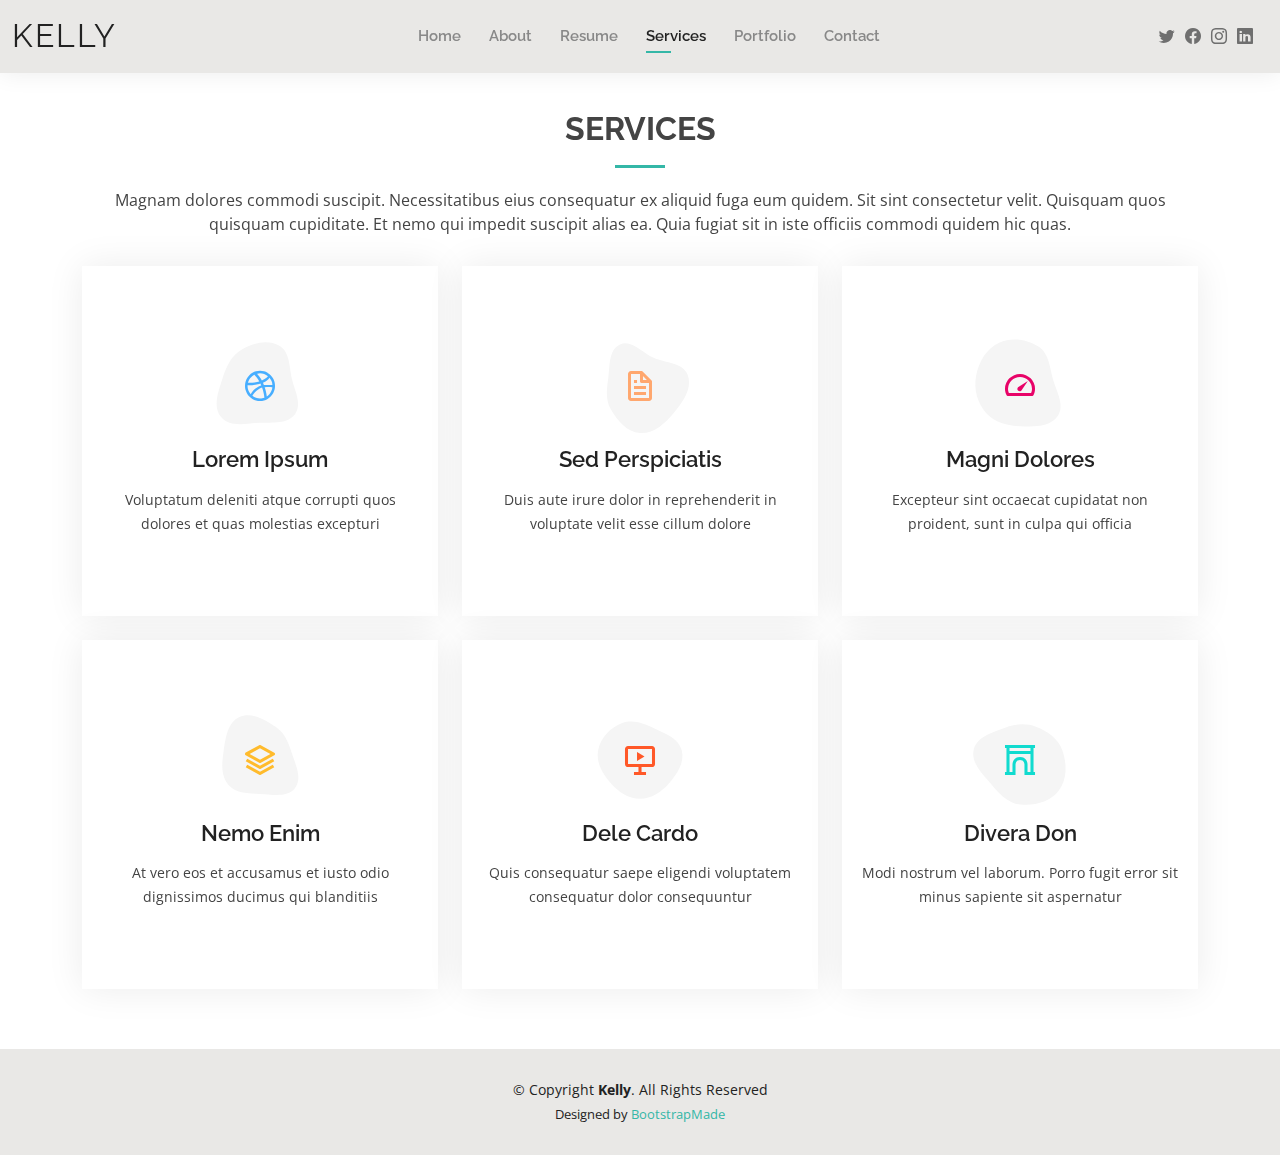
<file: Hema_portfolio/services.html>
<!DOCTYPE html>
<html lang="en">

<head>
  <meta charset="utf-8">
  <meta content="width=device-width, initial-scale=1.0" name="viewport">

  <title>Services - Kelly Bootstrap Template</title>
  <meta content="" name="description">
  <meta content="" name="keywords">

  <!-- Favicons -->
  <link href="assets/img/favicon.png" rel="icon">
  <link href="assets/img/apple-touch-icon.png" rel="apple-touch-icon">

  <!-- Google Fonts -->
  <link href="https://fonts.googleapis.com/css?family=Open+Sans:300,300i,400,400i,600,600i,700,700i|Raleway:300,300i,400,400i,500,500i,600,600i,700,700i|Poppins:300,300i,400,400i,500,500i,600,600i,700,700i" rel="stylesheet">

  <!-- Vendor CSS Files -->
  <link href="assets/vendor/aos/aos.css" rel="stylesheet">
  <link href="assets/vendor/bootstrap/css/bootstrap.min.css" rel="stylesheet">
  <link href="assets/vendor/bootstrap-icons/bootstrap-icons.css" rel="stylesheet">
  <link href="assets/vendor/boxicons/css/boxicons.min.css" rel="stylesheet">
  <link href="assets/vendor/glightbox/css/glightbox.min.css" rel="stylesheet">
  <link href="assets/vendor/swiper/swiper-bundle.min.css" rel="stylesheet">

  <!-- Template Main CSS File -->
  <link href="assets/css/style.css" rel="stylesheet">

  <!-- =======================================================
  * Template Name: Kelly - v4.8.1
  * Template URL: https://bootstrapmade.com/kelly-free-bootstrap-cv-resume-html-template/
  * Author: BootstrapMade.com
  * License: https://bootstrapmade.com/license/
  ======================================================== -->
</head>

<body>

  <!-- ======= Header ======= -->
  <header id="header" class="fixed-top">
    <div class="container-fluid d-flex justify-content-between align-items-center">

      <h1 class="logo me-auto me-lg-0"><a href="index.html">Kelly</a></h1>
      <!-- Uncomment below if you prefer to use an image logo -->
      <!-- <a href="index.html" class="logo"><img src="assets/img/logo.png" alt="" class="img-fluid"></a>-->

      <nav id="navbar" class="navbar order-last order-lg-0">
        <ul>
          <li><a href="index.html">Home</a></li>
          <li><a href="about.html">About</a></li>
          <li><a href="resume.html">Resume</a></li>
          <li><a class="active" href="services.html">Services</a></li>
          <li><a href="portfolio.html">Portfolio</a></li>
          <li><a href="contact.html">Contact</a></li>
        </ul>
        <i class="bi bi-list mobile-nav-toggle"></i>
      </nav><!-- .navbar -->

      <div class="header-social-links">
        <a href="#" class="twitter"><i class="bi bi-twitter"></i></a>
        <a href="#" class="facebook"><i class="bi bi-facebook"></i></a>
        <a href="#" class="instagram"><i class="bi bi-instagram"></i></a>
        <a href="#" class="linkedin"><i class="bi bi-linkedin"></i></i></a>
      </div>

    </div>

  </header><!-- End Header -->

  <main id="main">

    <!-- ======= Services Section ======= -->
    <section id="services" class="services">
      <div class="container" data-aos="fade-up">

        <div class="section-title">
          <h2>Services</h2>
          <p>Magnam dolores commodi suscipit. Necessitatibus eius consequatur ex aliquid fuga eum quidem. Sit sint consectetur velit. Quisquam quos quisquam cupiditate. Et nemo qui impedit suscipit alias ea. Quia fugiat sit in iste officiis commodi quidem hic quas.</p>
        </div>

        <div class="row">
          <div class="col-lg-4 col-md-6 d-flex align-items-stretch" data-aos="zoom-in" data-aos-delay="100">
            <div class="icon-box iconbox-blue">
              <div class="icon">
                <svg width="100" height="100" viewBox="0 0 600 600" xmlns="http://www.w3.org/2000/svg">
                  <path stroke="none" stroke-width="0" fill="#f5f5f5" d="M300,521.0016835830174C376.1290562159157,517.8887921683347,466.0731472004068,529.7835943286574,510.70327084640275,468.03025145048787C554.3714126377745,407.6079735673963,508.03601936045806,328.9844924480964,491.2728898941984,256.3432110539036C474.5976632858925,184.082847569629,479.9380746630129,96.60480741107993,416.23090153303,58.64404602377083C348.86323505073057,18.502131276798302,261.93793281208167,40.57373210992963,193.5410806939664,78.93577620505333C130.42746243093433,114.334589627462,98.30271207620316,179.96522072025542,76.75703585869454,249.04625023123273C51.97151888228291,328.5150500222984,13.704378332031375,421.85034740162234,66.52175969318436,486.19268352777647C119.04800174914682,550.1803526380478,217.28368757567262,524.383925680826,300,521.0016835830174"></path>
                </svg>
                <i class="bx bxl-dribbble"></i>
              </div>
              <h4><a href="">Lorem Ipsum</a></h4>
              <p>Voluptatum deleniti atque corrupti quos dolores et quas molestias excepturi</p>
            </div>
          </div>

          <div class="col-lg-4 col-md-6 d-flex align-items-stretch mt-4 mt-md-0" data-aos="zoom-in" data-aos-delay="200">
            <div class="icon-box iconbox-orange ">
              <div class="icon">
                <svg width="100" height="100" viewBox="0 0 600 600" xmlns="http://www.w3.org/2000/svg">
                  <path stroke="none" stroke-width="0" fill="#f5f5f5" d="M300,582.0697525312426C382.5290701553225,586.8405444964366,449.9789794690241,525.3245884688669,502.5850820975895,461.55621195738473C556.606425686781,396.0723002908107,615.8543463187945,314.28637112970534,586.6730223649479,234.56875336149918C558.9533121215079,158.8439757836574,454.9685369536778,164.00468322053177,381.49747125262974,130.76875717737553C312.15926192815925,99.40240125094834,248.97055460311594,18.661163978235184,179.8680185752513,50.54337015887873C110.5421016452524,82.52863877960104,119.82277516462835,180.83849132639028,109.12597500060166,256.43424936330496C100.08760227029461,320.3096726198365,92.17705696193138,384.0621239912766,124.79988738764834,439.7174275375508C164.83382741302287,508.01625554203684,220.96474134820875,577.5009287672846,300,582.0697525312426"></path>
                </svg>
                <i class="bx bx-file"></i>
              </div>
              <h4><a href="">Sed Perspiciatis</a></h4>
              <p>Duis aute irure dolor in reprehenderit in voluptate velit esse cillum dolore</p>
            </div>
          </div>

          <div class="col-lg-4 col-md-6 d-flex align-items-stretch mt-4 mt-lg-0" data-aos="zoom-in" data-aos-delay="300">
            <div class="icon-box iconbox-pink">
              <div class="icon">
                <svg width="100" height="100" viewBox="0 0 600 600" xmlns="http://www.w3.org/2000/svg">
                  <path stroke="none" stroke-width="0" fill="#f5f5f5" d="M300,541.5067337569781C382.14930387511276,545.0595476570109,479.8736841581634,548.3450877840088,526.4010558755058,480.5488172755941C571.5218469581645,414.80211281144784,517.5187510058486,332.0715597781072,496.52539010469104,255.14436215662573C477.37192572678356,184.95920475031193,473.57363656557914,105.61284051026155,413.0603344069578,65.22779650032875C343.27470386102294,18.654635553484475,251.2091493199835,5.337323636656869,175.0934190732945,40.62881213300186C97.87086631185822,76.43348514350839,51.98124368387456,156.15599469081315,36.44837278890362,239.84606092416172C21.716077023791087,319.22268207091537,43.775223500013084,401.1760424656574,96.891909868211,461.97329694683043C147.22146801428983,519.5804099606455,223.5754009179313,538.201503339737,300,541.5067337569781"></path>
                </svg>
                <i class="bx bx-tachometer"></i>
              </div>
              <h4><a href="">Magni Dolores</a></h4>
              <p>Excepteur sint occaecat cupidatat non proident, sunt in culpa qui officia</p>
            </div>
          </div>

          <div class="col-lg-4 col-md-6 d-flex align-items-stretch mt-4" data-aos="zoom-in" data-aos-delay="100">
            <div class="icon-box iconbox-yellow">
              <div class="icon">
                <svg width="100" height="100" viewBox="0 0 600 600" xmlns="http://www.w3.org/2000/svg">
                  <path stroke="none" stroke-width="0" fill="#f5f5f5" d="M300,503.46388370962813C374.79870501325706,506.71871716319447,464.8034551963731,527.1746412648533,510.4981551193396,467.86667711651364C555.9287308511215,408.9015244558933,512.6030010748507,327.5744911775523,490.211057578863,256.5855673507754C471.097692560561,195.9906835881958,447.69079081568157,138.11976852964426,395.19560036434837,102.3242989838813C329.3053358748298,57.3949838291264,248.02791733380457,8.279543830951368,175.87071277845988,42.242879143198664C103.41431057327972,76.34704239035025,93.79494320519305,170.9812938413882,81.28167332365135,250.07896920659033C70.17666984294237,320.27484674793965,64.84698225790005,396.69656628748305,111.28512138212992,450.4950937839243C156.20124167950087,502.5303643271138,231.32542653798444,500.4755392045468,300,503.46388370962813"></path>
                </svg>
                <i class="bx bx-layer"></i>
              </div>
              <h4><a href="">Nemo Enim</a></h4>
              <p>At vero eos et accusamus et iusto odio dignissimos ducimus qui blanditiis</p>
            </div>
          </div>

          <div class="col-lg-4 col-md-6 d-flex align-items-stretch mt-4" data-aos="zoom-in" data-aos-delay="200">
            <div class="icon-box iconbox-red">
              <div class="icon">
                <svg width="100" height="100" viewBox="0 0 600 600" xmlns="http://www.w3.org/2000/svg">
                  <path stroke="none" stroke-width="0" fill="#f5f5f5" d="M300,532.3542879108572C369.38199826031484,532.3153073249985,429.10787420159085,491.63046689027357,474.5244479745417,439.17860296908856C522.8885846962883,383.3225815378663,569.1668002868075,314.3205725914397,550.7432151929288,242.7694973846089C532.6665558377875,172.5657663291529,456.2379748765914,142.6223662098291,390.3689995646985,112.34683881706744C326.66090330228417,83.06452184765237,258.84405631176094,53.51806209861945,193.32584062364296,78.48882559362697C121.61183558270385,105.82097193414197,62.805066853699245,167.19869350419734,48.57481801355237,242.6138429142374C34.843463184063346,315.3850353017275,76.69343916112496,383.4422959591041,125.22947124332185,439.3748458443577C170.7312796277747,491.8107796887764,230.57421082200815,532.3932930995766,300,532.3542879108572"></path>
                </svg>
                <i class="bx bx-slideshow"></i>
              </div>
              <h4><a href="">Dele Cardo</a></h4>
              <p>Quis consequatur saepe eligendi voluptatem consequatur dolor consequuntur</p>
            </div>
          </div>

          <div class="col-lg-4 col-md-6 d-flex align-items-stretch mt-4" data-aos="zoom-in" data-aos-delay="300">
            <div class="icon-box iconbox-teal">
              <div class="icon">
                <svg width="100" height="100" viewBox="0 0 600 600" xmlns="http://www.w3.org/2000/svg">
                  <path stroke="none" stroke-width="0" fill="#f5f5f5" d="M300,566.797414625762C385.7384707136149,576.1784315230908,478.7894351017131,552.8928747891023,531.9192734346935,484.94944893311C584.6109503024035,417.5663521118492,582.489472248146,322.67544863468447,553.9536738515405,242.03673114598146C529.1557734026468,171.96086150256528,465.24506316201064,127.66468636344209,395.9583748389544,100.7403814666027C334.2173773831606,76.7482773500951,269.4350130405921,84.62216499799875,207.1952322260088,107.2889140133804C132.92018162631612,134.33871894543012,41.79353780512637,160.00259165414826,22.644507872594943,236.69541883565114C3.319112789854554,314.0945973066697,72.72355303640163,379.243833228382,124.04198916343866,440.3218312028393C172.9286146004772,498.5055451809895,224.45579914871206,558.5317968840102,300,566.797414625762"></path>
                </svg>
                <i class="bx bx-arch"></i>
              </div>
              <h4><a href="">Divera Don</a></h4>
              <p>Modi nostrum vel laborum. Porro fugit error sit minus sapiente sit aspernatur</p>
            </div>
          </div>

        </div>

      </div>
    </section><!-- End Services Section -->

  </main><!-- End #main -->

  <!-- ======= Footer ======= -->
  <footer id="footer">
    <div class="container">
      <div class="copyright">
        &copy; Copyright <strong><span>Kelly</span></strong>. All Rights Reserved
      </div>
      <div class="credits">
        <!-- All the links in the footer should remain intact. -->
        <!-- You can delete the links only if you purchased the pro version. -->
        <!-- Licensing information: https://bootstrapmade.com/license/ -->
        <!-- Purchase the pro version with working PHP/AJAX contact form: https://bootstrapmade.com/kelly-free-bootstrap-cv-resume-html-template/ -->
        Designed by <a href="https://bootstrapmade.com/">BootstrapMade</a>
      </div>
    </div>
  </footer><!-- End  Footer -->

  <div id="preloader"></div>
  <a href="#" class="back-to-top d-flex align-items-center justify-content-center"><i class="bi bi-arrow-up-short"></i></a>

  <!-- Vendor JS Files -->
  <script src="assets/vendor/purecounter/purecounter_vanilla.js"></script>
  <script src="assets/vendor/aos/aos.js"></script>
  <script src="assets/vendor/bootstrap/js/bootstrap.bundle.min.js"></script>
  <script src="assets/vendor/glightbox/js/glightbox.min.js"></script>
  <script src="assets/vendor/isotope-layout/isotope.pkgd.min.js"></script>
  <script src="assets/vendor/swiper/swiper-bundle.min.js"></script>
  <script src="assets/vendor/waypoints/noframework.waypoints.js"></script>
  <script src="assets/vendor/php-email-form/validate.js"></script>

  <!-- Template Main JS File -->
  <script src="assets/js/main.js"></script>

</body>

</html>
</file>
<file: Hema_portfolio/assets/css/style.css>
/**
* Template Name: Kelly - v4.8.1
* Template URL: https://bootstrapmade.com/kelly-free-bootstrap-cv-resume-html-template/
* Author: BootstrapMade.com
* License: https://bootstrapmade.com/license/
*/

/*--------------------------------------------------------------
# General
--------------------------------------------------------------*/
body {
  font-family: "Open Sans", sans-serif;
  color: #444444;
}

a {
  color: #34b7a7;
  text-decoration: none;
}

a:hover {
  color: #51cdbe;
  text-decoration: none;
}

h1,
h2,
h3,
h4,
h5,
h6 {
  font-family: "Raleway", sans-serif;
}

#main {
  margin-top: 50px;
}

@media (max-width: 992px) {
  #main {
    margin-top: 30px;
  }
}

/*--------------------------------------------------------------
# Preloader
--------------------------------------------------------------*/
#preloader {
  position: fixed;
  top: 0;
  left: 0;
  right: 0;
  bottom: 0;
  z-index: 9999;
  overflow: hidden;
  background: #fff;
}

#preloader:before {
  content: "";
  position: fixed;
  top: calc(50% - 30px);
  left: calc(50% - 30px);
  border: 6px solid #34b7a7;
  border-top-color: #dcf5f2;
  border-radius: 50%;
  width: 60px;
  height: 60px;
  -webkit-animation: animate-preloader 1s linear infinite;
  animation: animate-preloader 1s linear infinite;
}

@-webkit-keyframes animate-preloader {
  0% {
    transform: rotate(0deg);
  }

  100% {
    transform: rotate(360deg);
  }
}

@keyframes animate-preloader {
  0% {
    transform: rotate(0deg);
  }

  100% {
    transform: rotate(360deg);
  }
}

/*--------------------------------------------------------------
# Back to top button
--------------------------------------------------------------*/
.back-to-top {
  position: fixed;
  visibility: hidden;
  opacity: 0;
  right: 15px;
  bottom: 15px;
  z-index: 996;
  background: #34b7a7;
  width: 40px;
  height: 40px;
  border-radius: 50px;
  transition: all 0.4s;
}

.back-to-top i {
  font-size: 24px;
  color: #fff;
  line-height: 0;
}

.back-to-top:hover {
  background: #49cbbb;
  color: #fff;
}

.back-to-top.active {
  visibility: visible;
  opacity: 1;
}

/*--------------------------------------------------------------
# Header
--------------------------------------------------------------*/
#header {
  background: #e9e8e6;
  box-shadow: 0px 0px 25px 0 rgba(0, 0, 0, 0.08);
  z-index: 997;
  padding: 15px 0;
}

#header .logo {
  font-size: 32px;
  margin: 0;
  padding: 0;
  line-height: 1;
  font-weight: 400;
  letter-spacing: 2px;
  text-transform: uppercase;
}

#header .logo a {
  color: #222222;
}

#header .logo img {
  max-height: 40px;
}

@media (max-width: 992px) {
  #header .logo {
    font-size: 28px;
  }
}

/*--------------------------------------------------------------
# Header Social Links
--------------------------------------------------------------*/
.header-social-links {
  padding-right: 15px;
}

.header-social-links a {
  color: #6f6f6f;
  padding-left: 6px;
  display: inline-block;
  line-height: 0px;
  transition: 0.3s;
  font-size: 16px;
}

.header-social-links a:hover {
  color: #34b7a7;
}

/*--------------------------------------------------------------
# Navigation Menu
--------------------------------------------------------------*/
/**
* Desktop Navigation 
*/
.navbar {
  padding: 0;
}

.navbar ul {
  margin: 0;
  padding: 0;
  display: flex;
  list-style: none;
  align-items: center;
}

.navbar li {
  position: relative;
  padding: 10px 0 10px 28px;
}

.navbar a,
.navbar a:focus {
  display: flex;
  align-items: center;
  justify-content: space-between;
  font-family: "Raleway", sans-serif;
  font-size: 15px;
  font-weight: 600;
  color: #888888;
  white-space: nowrap;
  transition: 0.3s;
  position: relative;
}

.navbar a i,
.navbar a:focus i {
  font-size: 12px;
  line-height: 0;
  margin-left: 5px;
}

.navbar>ul>li>a:before {
  content: "";
  position: absolute;
  width: 0;
  height: 2px;
  bottom: -5px;
  left: 0;
  background-color: #34b7a7;
  visibility: hidden;
  width: 0px;
  transition: all 0.3s ease-in-out 0s;
}

.navbar a:hover:before,
.navbar li:hover>a:before,
.navbar .active:before {
  visibility: visible;
  width: 25px;
}

.navbar a:hover,
.navbar .active,
.navbar .active:focus,
.navbar li:hover>a {
  color: #222222;
}

.navbar .dropdown ul {
  display: block;
  position: absolute;
  left: 14px;
  top: calc(100% + 30px);
  margin: 0;
  padding: 10px 0;
  z-index: 99;
  opacity: 0;
  visibility: hidden;
  background: #fff;
  box-shadow: 0px 0px 30px rgba(127, 137, 161, 0.25);
  transition: 0.3s;
  border-radius: 4px;
}

.navbar .dropdown ul li {
  min-width: 200px;
  padding: 0;
}

.navbar .dropdown ul a {
  padding: 10px 20px;
  font-size: 15px;
  text-transform: none;
  font-weight: 600;
}

.navbar .dropdown ul a i {
  font-size: 12px;
}

.navbar .dropdown ul a:hover,
.navbar .dropdown ul .active:hover,
.navbar .dropdown ul li:hover>a {
  color: #34b7a7;
}

.navbar .dropdown:hover>ul {
  opacity: 1;
  top: 100%;
  visibility: visible;
}

.navbar .dropdown .dropdown ul {
  top: 0;
  left: calc(100% - 30px);
  visibility: hidden;
}

.navbar .dropdown .dropdown:hover>ul {
  opacity: 1;
  top: 0;
  left: 100%;
  visibility: visible;
}

@media (max-width: 1366px) {
  .navbar .dropdown .dropdown ul {
    left: -90%;
  }

  .navbar .dropdown .dropdown:hover>ul {
    left: -100%;
  }
}

/**
* Mobile Navigation 
*/
.mobile-nav-toggle {
  color: #222222;
  font-size: 28px;
  cursor: pointer;
  display: none;
  line-height: 0;
  transition: 0.5s;
}

.mobile-nav-toggle.bi-x {
  color: #fff;
}

@media (max-width: 991px) {
  .mobile-nav-toggle {
    display: block;
  }

  .navbar ul {
    display: none;
  }
}

.navbar-mobile {
  position: fixed;
  overflow: hidden;
  top: 0;
  right: 0;
  left: 0;
  bottom: 0;
  background: rgba(9, 9, 9, 0.9);
  transition: 0.3s;
  z-index: 999;
}

.navbar-mobile .mobile-nav-toggle {
  position: absolute;
  top: 15px;
  right: 15px;
}

.navbar-mobile ul {
  display: block;
  position: absolute;
  top: 55px;
  right: 15px;
  bottom: 15px;
  left: 15px;
  padding: 10px 0;
  border-radius: 10px;
  background-color: #fff;
  overflow-y: auto;
  transition: 0.3s;
}

.navbar-mobile a,
.navbar-mobile a:focus {
  font-size: 15px;
  padding-right: 15px;
  color: #222222;
}

.navbar-mobile a:hover,
.navbar-mobile .active,
.navbar-mobile li:hover>a {
  color: #34b7a7;
}

.navbar-mobile .getstarted,
.navbar-mobile .getstarted:focus {
  margin: 15px;
}

.navbar-mobile .dropdown ul {
  position: static;
  display: none;
  margin: 10px 20px;
  padding: 10px 0;
  z-index: 99;
  opacity: 1;
  visibility: visible;
  background: #fff;
  box-shadow: 0px 0px 30px rgba(127, 137, 161, 0.25);
}

.navbar-mobile .dropdown ul li {
  min-width: 200px;
}

.navbar-mobile .dropdown ul a {
  padding: 10px 20px;
}

.navbar-mobile .dropdown ul a i {
  font-size: 12px;
}

.navbar-mobile .dropdown ul a:hover,
.navbar-mobile .dropdown ul .active:hover,
.navbar-mobile .dropdown ul li:hover>a {
  color: #34b7a7;
}

.navbar-mobile .dropdown>.dropdown-active {
  display: block;
}

/*--------------------------------------------------------------
# Hero Section
--------------------------------------------------------------*/
#hero {
  width: 100%;
  height: 100vh;
  background: url("../img/hero-bg.jpg") top right;
  background-size: cover;
}

#hero .container {
  padding-top: 70px;
  position: relative;
}

@media (max-width: 992px) {
  #hero .container {
    padding-top: 58px;
  }
}

#hero h1 {
  margin: 0;
  font-size: 48px;
  font-weight: 700;
  line-height: 56px;
  color: #222222;
}

#hero h2 {
  color: #6f6f6f;
  margin: 10px 0 0 0;
  font-size: 22px;
}

#hero .btn-about {
  font-family: "Raleway", sans-serif;
  text-transform: uppercase;
  font-weight: 600;
  font-size: 12px;
  letter-spacing: 1px;
  display: inline-block;
  padding: 12px 40px;
  border-radius: 50px;
  transition: 0.5s;
  margin-top: 30px;
  color: #fff;
  background: #34b7a7;
}

#hero .btn-about:hover {
  background: #3dc8b7;
}

@media (min-width: 1024px) {
  #hero {
    background-attachment: fixed;
  }
}

@media (max-width: 992px) {
  #hero:before {
    content: "";
    background: rgba(255, 255, 255, 0.8);
    position: absolute;
    bottom: 0;
    top: 0;
    left: 0;
    right: 0;
  }

  #hero h1 {
    font-size: 28px;
    line-height: 36px;
  }

  #hero h2 {
    font-size: 18px;
    line-height: 24px;
  }
}

/*--------------------------------------------------------------
# Sections General
--------------------------------------------------------------*/
section {
  padding: 60px 0;
}

.section-bg {
  background-color: #e7f8f6;
}

.section-title {
  text-align: center;
  padding-bottom: 30px;
}

.section-title h2 {
  font-size: 32px;
  font-weight: bold;
  text-transform: uppercase;
  margin-bottom: 20px;
  padding-bottom: 20px;
  position: relative;
}

.section-title h2::after {
  content: "";
  position: absolute;
  display: block;
  width: 50px;
  height: 3px;
  background: #34b7a7;
  bottom: 0;
  left: calc(50% - 25px);
}

.section-title p {
  margin-bottom: 0;
}

/*--------------------------------------------------------------
# Cta
--------------------------------------------------------------*/
.cta {
  background: linear-gradient(rgba(0, 0, 0, 0.6), rgba(0, 0, 0, 0.6)), url("../img/bg-1.jpg") fixed center center;
  background-size: cover;
  padding: 80px 0;
}

.cta h3 {
  color: #fff;
  font-size: 28px;
  font-weight: 700;
}

.cta p {
  color: #fff;
}

.cta .cta-btn {
  font-family: "Raleway", sans-serif;
  text-transform: uppercase;
  font-weight: 500;
  font-size: 16px;
  letter-spacing: 1px;
  display: inline-block;
  padding: 8px 20px;
  border-radius: 2px;
  transition: 0.5s;
  margin: 10px;
  border: 2px solid #fff;
  color: #fff;
}

.cta .cta-btn:hover {
  background: #34b7a7;
  border: 2px solid #34b7a7;
}

@media (max-width: 1024px) {
  .cta {
    background-attachment: scroll;
  }
}

@media (min-width: 769px) {
  .cta .cta-btn-container {
    display: flex;
    align-items: center;
    justify-content: flex-end;
  }
}

/*--------------------------------------------------------------
# About
--------------------------------------------------------------*/
.about .content h3 {
  font-weight: 700;
  font-size: 26px;
  color: #555555;
}

.about .content ul {
  list-style: none;
  padding: 0;
}

.about .content ul li {
  padding-bottom: 10px;
}

.about .content ul i {
  font-size: 20px;
  padding-right: 2px;
  color: #34b7a7;
}

.about .content p:last-child {
  margin-bottom: 0;
}
.img-fluid{
  border: 2px solid black;
  width: 350px;
  height: 350px;
  box-shadow: 2px 2px;
}

/*--------------------------------------------------------------
# Skills
--------------------------------------------------------------*/
.skills .progress {
  height: 60px;
  display: block;
  background: none;
  border-radius: 0;
}

.skills .progress .skill {
  padding: 10px 0;
  margin: 0 0 6px 0;
  text-transform: uppercase;
  display: block;
  font-weight: 600;
  font-family: "Poppins", sans-serif;
  color: #222222;
}

.skills .progress .skill .val {
  float: right;
  font-style: normal;
}

.skills .progress-bar-wrap {
  background: #f3f3f3;
}

.skills .progress-bar {
  width: 1px;
  height: 10px;
  transition: 0.9s;
  background-color: #34b7a7;
}

/*--------------------------------------------------------------
# Facts
--------------------------------------------------------------*/
.facts .counters span {
  font-size: 48px;
  display: block;
  color: #34b7a7;
}

.facts .counters p {
  padding: 0;
  margin: 0 0 20px 0;
  font-family: "Raleway", sans-serif;
  font-size: 14px;
}

/*--------------------------------------------------------------
# Testimonials
--------------------------------------------------------------*/
.testimonials .section-header {
  margin-bottom: 40px;
}

.testimonials .testimonials-carousel,
.testimonials .testimonials-slider {
  overflow: hidden;
}

.testimonials .testimonial-item {
  text-align: center;
}

.testimonials .testimonial-item .testimonial-img {
  width: 120px;
  border-radius: 50%;
  border: 4px solid #fff;
  margin: 0 auto;
}

.testimonials .testimonial-item h3 {
  font-size: 20px;
  font-weight: bold;
  margin: 10px 0 5px 0;
  color: #111;
}

.testimonials .testimonial-item h4 {
  font-size: 14px;
  color: #999;
  margin: 0 0 15px 0;
}

.testimonials .testimonial-item .quote-icon-left,
.testimonials .testimonial-item .quote-icon-right {
  color: #c8efea;
  font-size: 26px;
}

.testimonials .testimonial-item .quote-icon-left {
  display: inline-block;
  left: -5px;
  position: relative;
}

.testimonials .testimonial-item .quote-icon-right {
  display: inline-block;
  right: -5px;
  position: relative;
  top: 10px;
}

.testimonials .testimonial-item p {
  font-style: italic;
  margin: 0 auto 15px auto;
}

@media (min-width: 992px) {
  .testimonials .testimonial-item p {
    width: 80%;
  }
}

.testimonials .swiper-pagination {
  margin-top: 20px;
  position: relative;
}

.testimonials .swiper-pagination .swiper-pagination-bullet {
  width: 12px;
  height: 12px;
  background-color: #fff;
  opacity: 1;
  border: 1px solid #34b7a7;
}

.testimonials .swiper-pagination .swiper-pagination-bullet-active {
  background-color: #34b7a7;
}

/*--------------------------------------------------------------
# Resume
--------------------------------------------------------------*/
.resume .resume-title {
  font-size: 26px;
  font-weight: 400;
  margin-top: 20px;
  margin-bottom: 20px;
  color: #222222;
}

.resume .resume-item {
  padding: 0 0 20px 20px;
  margin-top: -2px;
  border-left: 2px solid #34b7a7;
  position: relative;
}

.resume .resume-item h4 {
  line-height: 18px;
  font-size: 18px;
  font-weight: 600;
  font-family: "Poppins", sans-serif;
  color: #1d685f;
  margin-bottom: 10px;
}

.resume .resume-item h5 {
  font-size: 16px;
  background: #effbf9;
  padding: 5px 15px;
  display: inline-block;
  font-weight: 600;
  margin-bottom: 10px;
  color: #34b7a7;
}

.resume .resume-item ul {
  padding-left: 20px;
}

.resume .resume-item ul li {
  padding-bottom: 10px;
}

.resume .resume-item:last-child {
  padding-bottom: 0;
}

.resume .resume-item::before {
  content: "";
  position: absolute;
  width: 16px;
  height: 16px;
  border-radius: 50px;
  left: -9px;
  top: 0;
  background: #fff;
  border: 2px solid #34b7a7;
}

/*--------------------------------------------------------------
# Services
--------------------------------------------------------------*/
.services .icon-box {
  text-align: center;
  padding: 70px 20px 80px 20px;
  transition: all ease-in-out 0.3s;
  background: #fff;
  box-shadow: 0px 0 35px 0 rgba(0, 0, 0, 0.08);
}

.services .icon-box .icon {
  margin: 0 auto;
  width: 100px;
  height: 100px;
  display: flex;
  align-items: center;
  justify-content: center;
  transition: ease-in-out 0.3s;
  position: relative;
}

.services .icon-box .icon i {
  font-size: 36px;
  transition: 0.5s;
  position: relative;
}

.services .icon-box .icon svg {
  position: absolute;
  top: 0;
  left: 0;
}

.services .icon-box .icon svg path {
  transition: 0.5s;
  fill: #f5f5f5;
}

.services .icon-box h4 {
  font-weight: 600;
  margin: 10px 0 15px 0;
  font-size: 22px;
}

.services .icon-box h4 a {
  color: #222222;
  transition: ease-in-out 0.3s;
}

.services .icon-box p {
  line-height: 24px;
  font-size: 14px;
  margin-bottom: 0;
}

.services .iconbox-blue i {
  color: #47aeff;
}

.services .iconbox-blue:hover .icon i {
  color: #fff;
}

.services .iconbox-blue:hover .icon path {
  fill: #47aeff;
}

.services .iconbox-orange i {
  color: #ffa76e;
}

.services .iconbox-orange:hover .icon i {
  color: #fff;
}

.services .iconbox-orange:hover .icon path {
  fill: #ffa76e;
}

.services .iconbox-pink i {
  color: #e80368;
}

.services .iconbox-pink:hover .icon i {
  color: #fff;
}

.services .iconbox-pink:hover .icon path {
  fill: #e80368;
}

.services .iconbox-yellow i {
  color: #ffbb2c;
}

.services .iconbox-yellow:hover .icon i {
  color: #fff;
}

.services .iconbox-yellow:hover .icon path {
  fill: #ffbb2c;
}

.services .iconbox-red i {
  color: #ff5828;
}

.services .iconbox-red:hover .icon i {
  color: #fff;
}

.services .iconbox-red:hover .icon path {
  fill: #ff5828;
}

.services .iconbox-teal i {
  color: #11dbcf;
}

.services .iconbox-teal:hover .icon i {
  color: #fff;
}

.services .iconbox-teal:hover .icon path {
  fill: #11dbcf;
}

/*--------------------------------------------------------------
# Portfolio
--------------------------------------------------------------*/
.portfolio .portfolio-item {
  margin-bottom: 30px;
}

.portfolio #portfolio-flters {
  padding: 0;
  margin: 0 auto 20px auto;
  list-style: none;
  text-align: center;
}

.portfolio #portfolio-flters li {
  cursor: pointer;
  display: inline-block;
  padding: 8px 16px 10px 16px;
  font-size: 13px;
  font-weight: 500;
  line-height: 1;
  text-transform: uppercase;
  color: #444444;
  margin-bottom: 5px;
  transition: all 0.3s ease-in-out;
  border-radius: 50px;
}

.portfolio #portfolio-flters li:hover,
.portfolio #portfolio-flters li.filter-active {
  color: #fff;
  background: #34b7a7;
}

.portfolio #portfolio-flters li:last-child {
  margin-right: 0;
}

.portfolio .portfolio-wrap {
  transition: 0.3s;
  position: relative;
  overflow: hidden;
  z-index: 1;
  background: rgba(34, 34, 34, 0.6);
}

.portfolio .portfolio-wrap::before {
  content: "";
  background: rgba(34, 34, 34, 0.6);
  position: absolute;
  left: 0;
  right: 0;
  top: 0;
  bottom: 0;
  transition: all ease-in-out 0.3s;
  z-index: 2;
  opacity: 0;
}

.portfolio .portfolio-wrap img {
  transition: all ease-in-out 0.3s;
}

.portfolio .portfolio-wrap .portfolio-info {
  opacity: 0;
  position: absolute;
  top: 0;
  left: 0;
  right: 0;
  bottom: 0;
  z-index: 3;
  transition: all ease-in-out 0.3s;
  display: flex;
  flex-direction: column;
  justify-content: flex-end;
  align-items: flex-start;
  padding: 20px;
}

.portfolio .portfolio-wrap .portfolio-info h4 {
  font-size: 20px;
  color: #fff;
  font-weight: 600;
}

.portfolio .portfolio-wrap .portfolio-info p {
  color: rgba(255, 255, 255, 0.7);
  font-size: 14px;
  text-transform: uppercase;
  padding: 0;
  margin: 0;
  font-style: italic;
}

.portfolio .portfolio-wrap .portfolio-links {
  text-align: center;
  z-index: 4;
}

.portfolio .portfolio-wrap .portfolio-links a {
  color: #fff;
  margin: 0 5px 0 0;
  font-size: 28px;
  display: inline-block;
  transition: 0.3s;
}

.portfolio .portfolio-wrap .portfolio-links a:hover {
  color: #78d9cd;
}

.portfolio .portfolio-wrap:hover::before {
  opacity: 1;
}

.portfolio .portfolio-wrap:hover img {
  transform: scale(1.2);
}

.portfolio .portfolio-wrap:hover .portfolio-info {
  opacity: 1;
}

/*--------------------------------------------------------------
# Portfolio Details
--------------------------------------------------------------*/
.portfolio-details {
  padding-top: 0;
}

.portfolio-details .portfolio-details-slider img {
  width: 100%;
}

.portfolio-details .portfolio-details-slider .swiper-pagination {
  margin-top: 20px;
  position: relative;
}

.portfolio-details .portfolio-details-slider .swiper-pagination .swiper-pagination-bullet {
  width: 12px;
  height: 12px;
  background-color: #fff;
  opacity: 1;
  border: 1px solid #34b7a7;
}

.portfolio-details .portfolio-details-slider .swiper-pagination .swiper-pagination-bullet-active {
  background-color: #34b7a7;
}

.portfolio-details .portfolio-info {
  padding: 30px;
  box-shadow: 0px 0 30px rgba(34, 34, 34, 0.08);
}

.portfolio-details .portfolio-info h3 {
  font-size: 22px;
  font-weight: 700;
  margin-bottom: 20px;
  padding-bottom: 20px;
  border-bottom: 1px solid #eee;
}

.portfolio-details .portfolio-info ul {
  list-style: none;
  padding: 0;
  font-size: 15px;
}

.portfolio-details .portfolio-info ul li+li {
  margin-top: 10px;
}

.portfolio-details .portfolio-description {
  padding-top: 30px;
}

.portfolio-details .portfolio-description h2 {
  font-size: 26px;
  font-weight: 700;
  margin-bottom: 20px;
}

.portfolio-details .portfolio-description p {
  padding: 0;
}

/*--------------------------------------------------------------
# Contact
--------------------------------------------------------------*/
.contact .info {
  width: 100%;
  background: #fff;
}

.contact .info i {
  font-size: 20px;
  color: #34b7a7;
  float: left;
  width: 44px;
  height: 44px;
  background: #effbf9;
  display: flex;
  justify-content: center;
  align-items: center;
  border-radius: 50px;
  transition: all 0.3s ease-in-out;
}

.contact .info h4 {
  padding: 0 0 0 60px;
  font-size: 22px;
  font-weight: 600;
  margin-bottom: 5px;
  color: #222222;
}

.contact .info p {
  padding: 0 0 0 60px;
  margin-bottom: 0;
  font-size: 14px;
  color: #555555;
}

.contact .info .email,
.contact .info .phone {
  margin-top: 40px;
}

.contact .info .email:hover i,
.contact .info .address:hover i,
.contact .info .phone:hover i {
  background: #34b7a7;
  color: #fff;
}

.contact .php-email-form {
  width: 100%;
  background: #fff;
}

.contact .php-email-form .form-group {
  padding-bottom: 8px;
}

.contact .php-email-form .error-message {
  display: none;
  color: #fff;
  background: #ed3c0d;
  text-align: center;
  padding: 15px;
  font-weight: 600;
}

.contact .php-email-form .sent-message {
  display: none;
  color: #fff;
  background: #18d26e;
  text-align: center;
  padding: 15px;
  font-weight: 600;
}

.contact .php-email-form .loading {
  display: none;
  background: #fff;
  text-align: center;
  padding: 15px;
}

.contact .php-email-form .loading:before {
  content: "";
  display: inline-block;
  border-radius: 50%;
  width: 24px;
  height: 24px;
  margin: 0 10px -6px 0;
  border: 3px solid #18d26e;
  border-top-color: #eee;
  -webkit-animation: animate-loading 1s linear infinite;
  animation: animate-loading 1s linear infinite;
}

.contact .php-email-form input,
.contact .php-email-form textarea {
  border-radius: 4px;
  box-shadow: none;
  font-size: 14px;
}

.contact .php-email-form input:focus,
.contact .php-email-form textarea:focus {
  border-color: #34b7a7;
}

.contact .php-email-form input {
  height: 44px;
}

.contact .php-email-form textarea {
  padding: 10px 12px;
}

.contact .php-email-form button[type=submit] {
  background: #34b7a7;
  border: 0;
  padding: 10px 30px 12px 30px;
  color: #fff;
  transition: 0.4s;
  border-radius: 50px;
}

.contact .php-email-form button[type=submit]:hover {
  background: #3dc8b7;
}

@-webkit-keyframes animate-loading {
  0% {
    transform: rotate(0deg);
  }

  100% {
    transform: rotate(360deg);
  }
}

@keyframes animate-loading {
  0% {
    transform: rotate(0deg);
  }

  100% {
    transform: rotate(360deg);
  }
}

/*--------------------------------------------------------------
# Footer
--------------------------------------------------------------*/
#footer {
  background: #e9e8e6;
  padding: 30px 0;
  color: #222222;
  font-size: 14px;
  text-align: center;
}

#footer .credits {
  padding-top: 5px;
  font-size: 13px;
}

#footer .credits a {
  color: #34b7a7;
}
</file>
